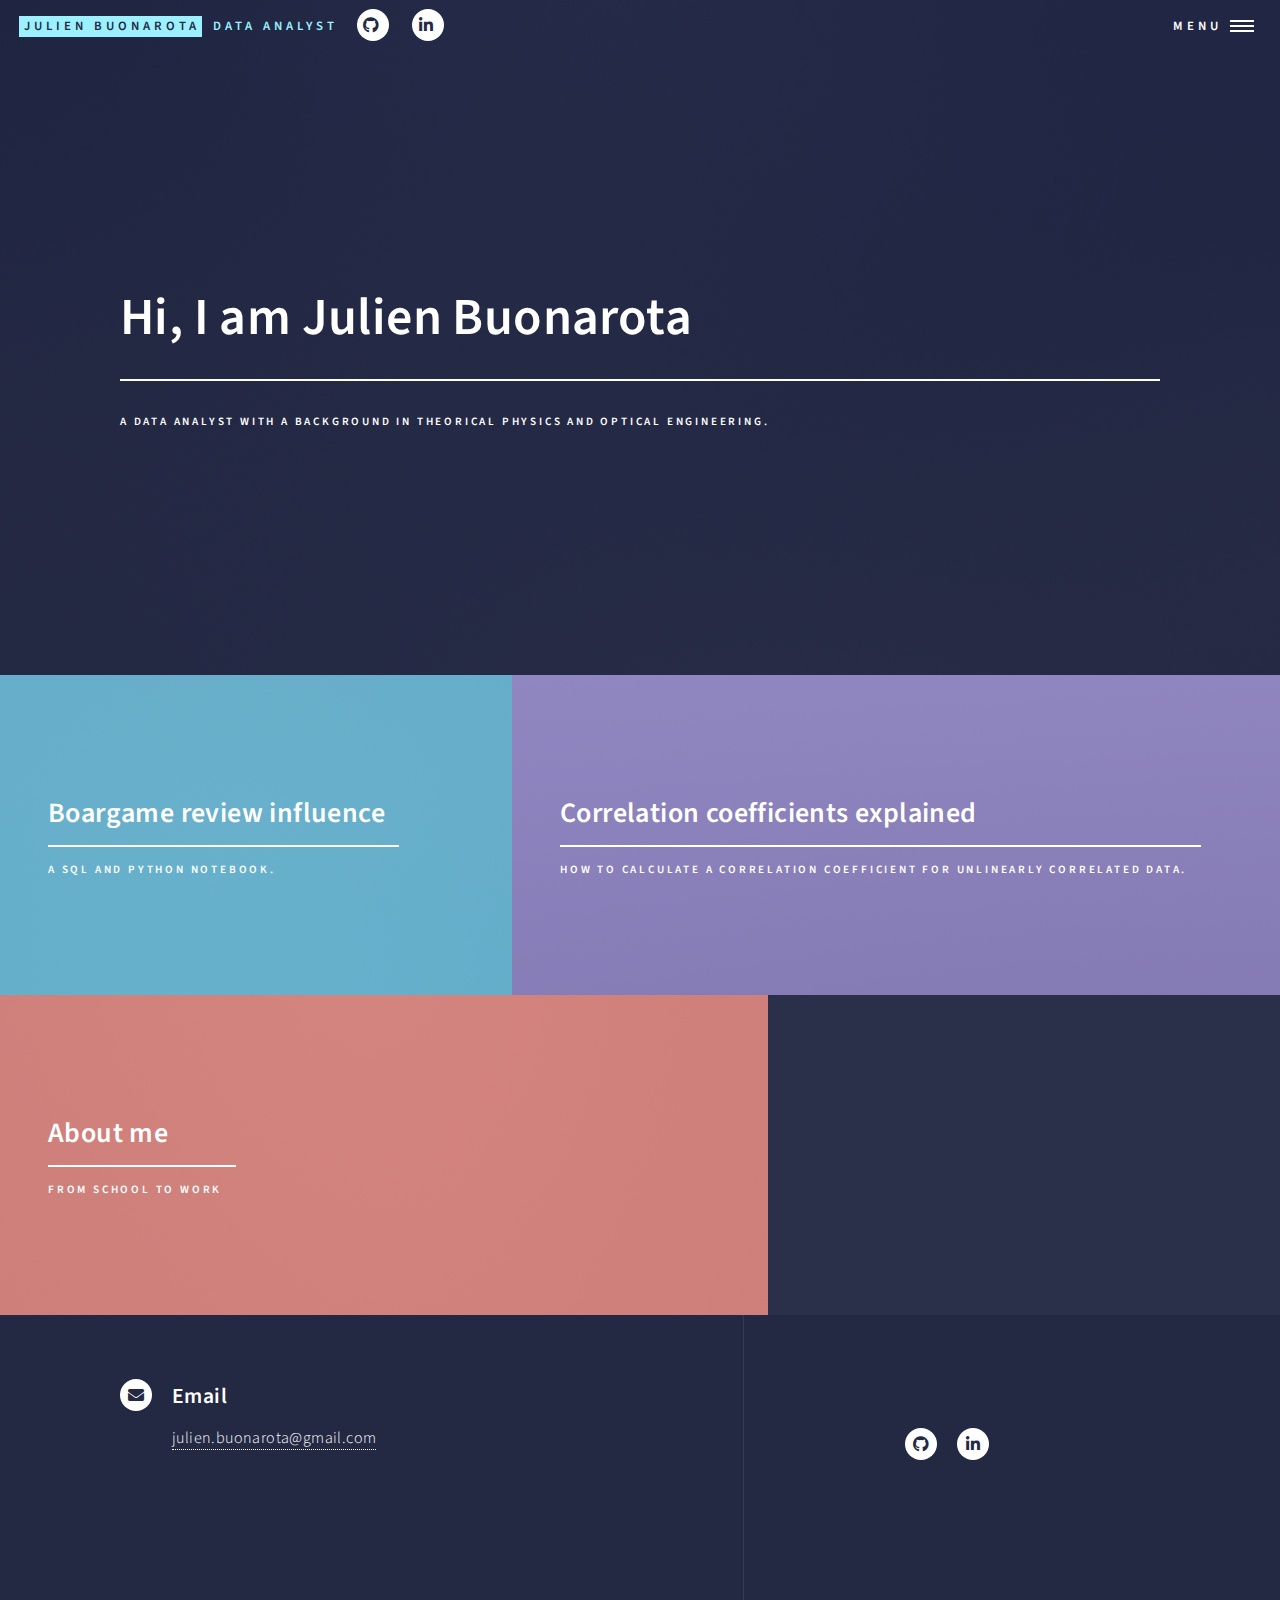
<file: index.html>
<!DOCTYPE HTML>
<!--
	Forty by HTML5 UP
	html5up.net | @ajlkn
	Free for personal and commercial use under the CCA 3.0 license (html5up.net/license)
-->
<html>
	<head>
		<title>Julien B. Data Analyst</title>
		<meta charset="utf-8" />
		<meta name="viewport" content="width=device-width, initial-scale=1, user-scalable=no" />
		<link rel="stylesheet" href="assets/css/main.css" />
		<noscript><link rel="stylesheet" href="assets/css/noscript.css" /></noscript>
	</head>
	<body class="is-preload">

		<!-- Wrapper -->
			<div id="wrapper">

				<!-- Header -->
					<header id="header" class="alt">
						<a href="index.html" class="logo"><strong>Julien Buonarota</strong> <span>Data Analyst</span></a>

						<ul class="icons">
							<li><a href="https://github.com/JulienBuonarota" class="icon brands alt fa-github"><span class="label">GitHub</span></a></li>
							<li><a href="https://www.linkedin.com/in/julien-buonarota-b2a85048/" class="icon brands alt fa-linkedin-in"><span class="label">LinkedIn</span></a></li>
						</ul>
						<nav>
							<a href="#menu">Menu</a>
						</nav>
					</header>

				<!-- Menu -->
				<nav id="menu">
					<ul class="links">
						<li><a href="index.html">Home</a></li>
						<li><a href="about_me.html">About me</a></li>
						<li><a href="correlation_coef.html">Correlation coeffecients</a></li>
					</ul>
				</nav>
					

				<!-- Banner -->
					<section id="banner" class="major">
						<div class="inner">
							<header class="major">
								<h1>Hi, I am Julien Buonarota</h1>
							</header>
							<div class="content">
								<p>A data analyst with a background in theorical physics and optical engineering.</p>
								<!-- <ul class="actions">
									<li><a href="#one" class="button next scrolly">Get Started</a></li>
								</ul> -->
							</div>
						</div>
					</section>

				<!-- Main -->
					<div id="main">

						<!-- One -->
					  <section id="one" class="tiles">
					    <article>
									<span class="image">
										<img src="images/pic06.jpg" alt="" />
									</span>
									<header class="major">
									  <h3><a href="notebook_review_influence.html" class="link">Boargame review influence</a></h3>
									  <p>A SQL and python notebook.</p
									</header>
					    </article>
					    <article>
									<span class="image">
										<img src="images/pic03.jpg" alt="" />
									</span>
									<header class="major">
										<h3><a href="correlation_coef.html" class="link">Correlation coefficients explained</a></h3>
										<p>How to calculate a correlation coefficient for unlinearly correlated data.</p>
									</header>
								</article>
								<!-- <article>
									<span class="image">
										<img src="images/pic01.jpg" alt="" />
									</span>
									<header class="major">
										<h3><a href="landing.html" class="link">Arkose Climbing Gyms</a></h3>
										<p>Data based sutdy of the best climbing gym of the Arkose group.</p>
									</header>
								</article> -->
								<article>
									<span class="image">
										<img src="images/pic02.jpg" alt="" />
									</span>
									<header class="major">
										<h3><a href="about_me.html" class="link">About me</a></h3>
										<p>from school to work</p>
									</header>
								</article>
								
								<!-- <article>
									<span class="image">
										<img src="images/pic04.jpg" alt="" />
									</span>
									<header class="major">
										<h3><a href="landing.html" class="link">Is your coffee well roasted ?</a></h3>
										<p>How to acces the quality of roasted coffee beans with the camera of your phone.</p>
									</header>
								</article> -->
								<!-- <article>
									<span class="image">
										<img src="images/pic05.jpg" alt="" />
									</span>
									<header class="major">
										<h3><a href="landing.html" class="link">Symbolic Regression</a></h3>
										<p>How to use a symbolic regression library with your data.</p>
									</header>
								</article> -->
							</section>

						<!-- Two -->
<!-- 							<section id="two">
								<div class="inner">
									<header class="major">
										<h2>Massa libero</h2>
									</header>
									<p>Nullam et orci eu lorem consequat tincidunt vivamus et sagittis libero. Mauris aliquet magna magna sed nunc rhoncus pharetra. Pellentesque condimentum sem. In efficitur ligula tate urna. Maecenas laoreet massa vel lacinia pellentesque lorem ipsum dolor. Nullam et orci eu lorem consequat tincidunt. Vivamus et sagittis libero. Mauris aliquet magna magna sed nunc rhoncus amet pharetra et feugiat tempus.</p>
									<ul class="actions">
										<li><a href="landing.html" class="button next">Get Started</a></li>
									</ul>
								</div>
							</section> -->

					</div>

				<!-- Contact -->
					<section id="contact">
						<div class="inner">
							<!-- <section class="split"> -->
								<section>
									<div class="contact-method">
										<span class="icon solid alt fa-envelope"></span>
										<h3>Email</h3>
										<a>julien.buonarota@gmail.com</a>
										
									</div>
								</section>
								<section>
									<div style="display:block; padding: 3cm;">
										<ul class="icons" >
											<li><a href="https://github.com/JulienBuonarota" class="icon brands alt fa-github"><span class="label">GitHub</span></a></li>
											<li><a href="https://www.linkedin.com/in/julien-buonarota-b2a85048/" class="icon brands alt fa-linkedin-in"><span class="label">LinkedIn</span></a></li>
										</ul>
									</div>
								</section>
							<!-- </section> -->
						</div>
					</section>


			</div>

		<!-- Scripts -->
			<script src="assets/js/jquery.min.js"></script>
			<script src="assets/js/jquery.scrolly.min.js"></script>
			<script src="assets/js/jquery.scrollex.min.js"></script>
			<script src="assets/js/browser.min.js"></script>
			<script src="assets/js/breakpoints.min.js"></script>
			<script src="assets/js/util.js"></script>
			<script src="assets/js/main.js"></script>

	</body>
</html>
</file>
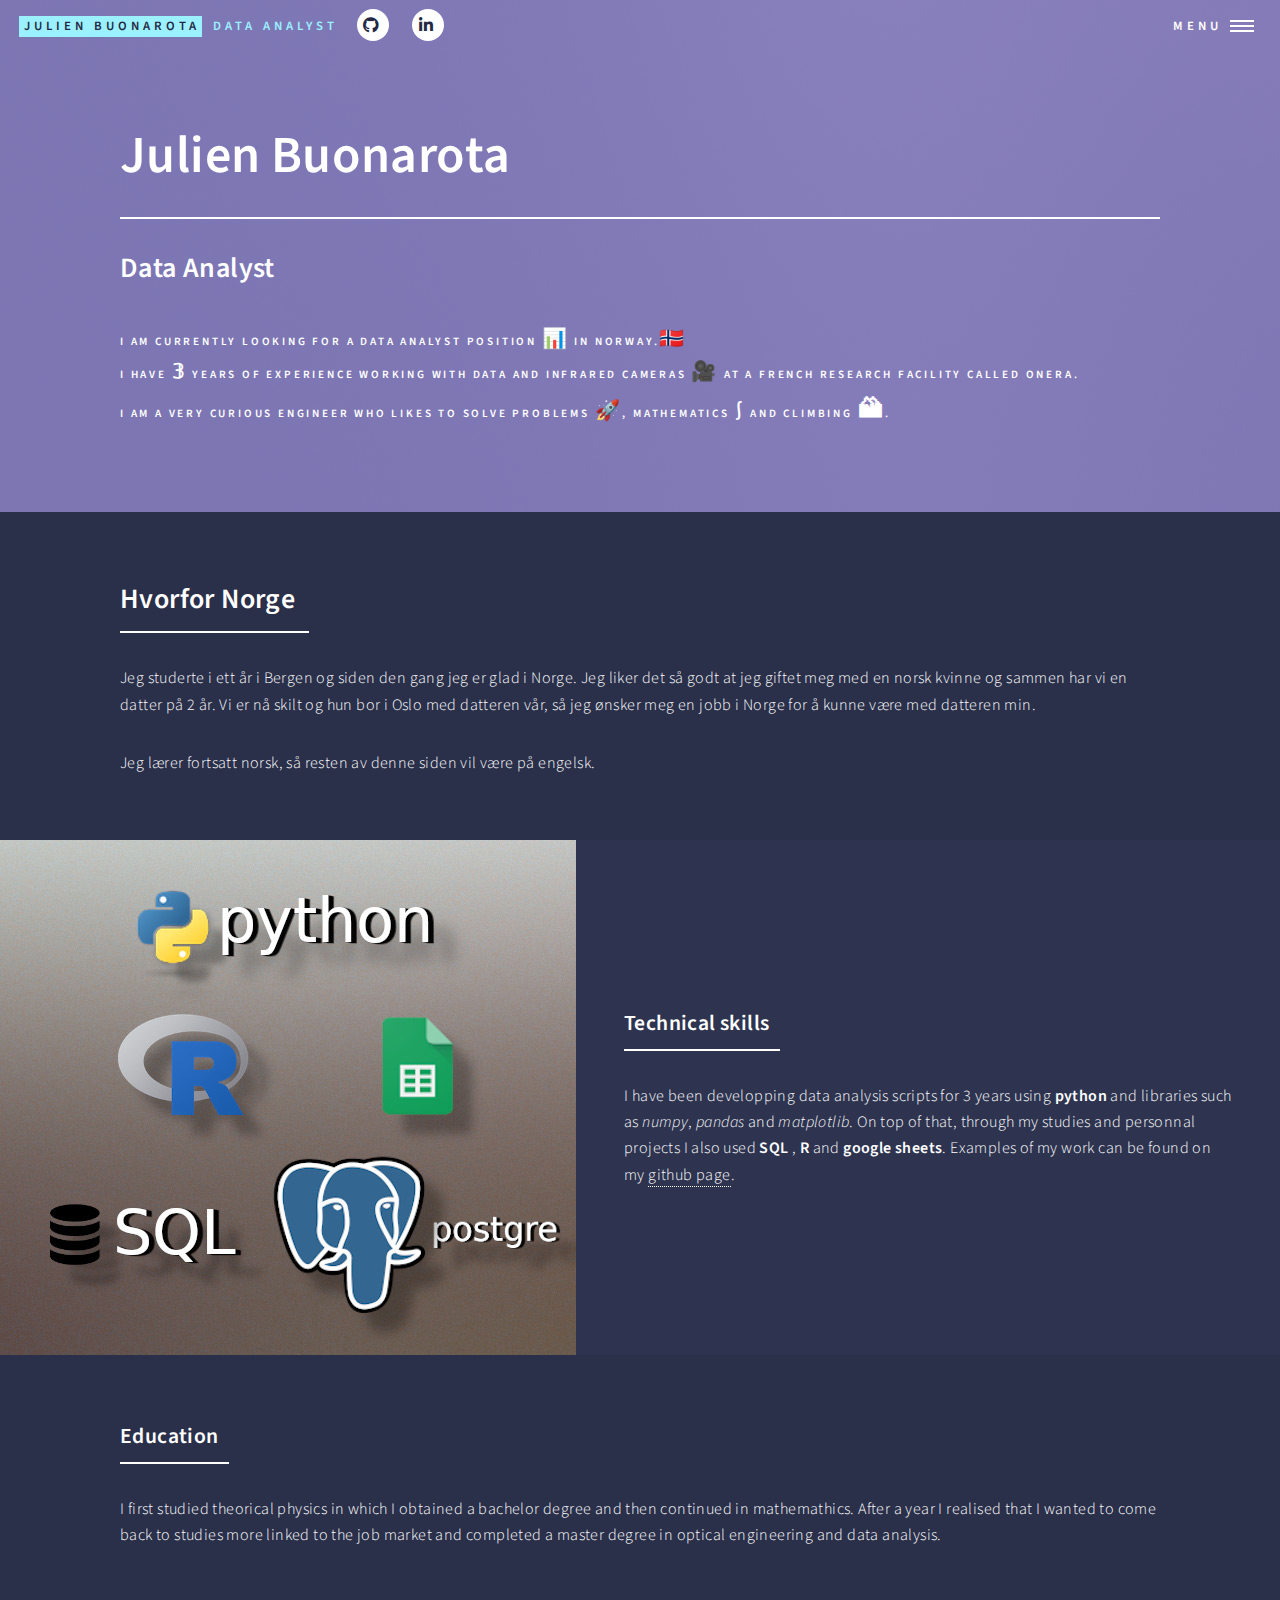
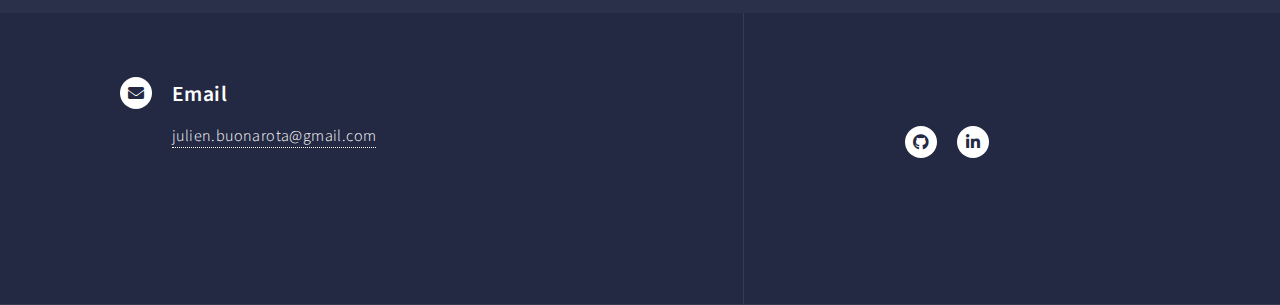
<file: about_me.html>
<!DOCTYPE HTML>
<!--
	Forty by HTML5 UP
	html5up.net | @ajlkn
	Free for personal and commercial use under the CCA 3.0 license (html5up.net/license)
-->
<html>
	<head>
		<title>Julien B. Data Analyst</title>
		<meta charset="utf-8" />
		<meta name="viewport" content="width=device-width, initial-scale=1, user-scalable=no" />
		<link rel="stylesheet" href="assets/css/main.css" />
		<noscript><link rel="stylesheet" href="assets/css/noscript.css" /></noscript>
	</head>
	<body class="is-preload">

		<!-- Wrapper -->
			<div id="wrapper">

				<!-- Header -->
				<!-- Note: The "styleN" class below should match that of the banner element. -->
				<header id="header" class="alt">
					<a href="index.html" class="logo"><strong>Julien Buonarota</strong> <span>Data Analyst</span></a>

					<ul class="icons">
						<li><a href="https://github.com/JulienBuonarota" class="icon brands alt fa-github"><span class="label">GitHub</span></a></li>
						<li><a href="https://www.linkedin.com/in/julien-buonarota-b2a85048/" class="icon brands alt fa-linkedin-in"><span class="label">LinkedIn</span></a></li>
					</ul>
					<nav>
						<a href="#menu">Menu</a>
					</nav>
				</header>

				<!-- Menu -->
				<nav id="menu">
					<ul class="links">
						<li><a href="index.html">Home</a></li>
						<li><a href="about_me.html">About me</a></li>
						<li><a href="correlation_coef.html">Correlation coeffecients</a></li>
					</ul>
				</nav>

				<!-- Banner -->
				<!-- Note: The "styleN" class below should match that of the header element. -->
					<section id="banner" class="style2">
						<div class="inner">
							<span class="image">
								<img src="images/pic07.jpg" alt="" />
							</span>
							<header class="major">
								<h1>Julien Buonarota</h1>
								<h2>Data Analyst</h2>
							</header>
							<div class="content">
								<p>I am currently looking for a Data Analyst position <span style='font-size:20px;'>&#128202;</span>
									in Norway.<span style='font-size:20px;'>🇳🇴</span> <br>
								I have <span style='font-size:20px;'>𝟛</span> years of experience working
									with data and infrared cameras <span style='font-size:20px;'>&#127909;</span> at a french research facility called ONERA.<br>
								I am a very curious engineer who likes to solve
									problems <span style='font-size:20px;'>&#128640;</span>, 
									mathematics <span style='font-size:20px;'>&#8747;</span> 
									and climbing <span style='font-size:25px;'>&#127956;</span>.
								
							</div>
						</div>
					</section>

				<!-- Main -->
					<div id="main">

						<!-- One -->
							<section id="one">
								<div class="inner">
									<header class="major">
										<h2>Hvorfor Norge</h2>
									</header>
									<p> Jeg studerte i ett år i Bergen og siden den gang jeg er glad i Norge.
										Jeg liker det så godt at jeg giftet meg med en norsk kvinne og sammen har vi en datter på 2 år.
										Vi er nå skilt og hun bor i Oslo med datteren vår, så jeg ønsker meg en jobb i Norge for å kunne være med datteren min.
									</p>
									<p>Jeg lærer fortsatt norsk, så resten av denne siden vil være på engelsk.</p>
								</div>
							</section>

						<!-- Two -->
							<section id="two" class="spotlights">
								<section>
									<!-- <a href="generic.html" class="image"> -->
										<img src="images/icons.jpg" alt="" data-position="center center" />
									<!-- </a> -->
									<div class="content">
										<div class="inner">
											<header class="major">
												<h3>Technical skills</h3>
											</header>
											<p>I have been developping data analysis scripts for 3 years using <b>python</b> and libraries such as <i>numpy</i>, 
												<i>pandas</i> and <i>matplotlib</i>. On top of that, through my studies and personnal projects I also used <b>SQL</b>
											    , <b>R</b> and <b>google sheets</b>. Examples of my work can be found on my 
												<a href="https://github.com/JulienBuonarota">github page</a>.
											<!-- <ul class="actions">
												<li><a href="generic.html" class="button">Learn more</a></li>
											</ul> -->
										</div>
									</div>
								</section>
							</section>
								<section>
									<!-- <a href="generic.html" class="image"> -->
										<!-- <img src="images/pic09.jpg" alt="" data-position="top center" /> -->
									<!-- </a> -->
									<!-- <div class="content"> -->
										<div class="inner">
											<header class="major">
												<h3>Education</h3>
											</header>
											<p>
												I first studied theorical physics in which I obtained a bachelor degree and then continued in mathemathics. 
												After a year I realised that I wanted to come back to studies more linked to the job market and completed
												a master degree in optical engineering and data analysis.
											</p>
											<!-- <ul class="actions">
												<li><a href="generic.html" class="button">Learn more</a></li>
											</ul> -->
										</div>
									<!-- </div> -->
								</section>
								
							</section>

	

					</div>

				<!-- Contact -->
				<section id="contact">
					<div class="inner">
						<!-- <section class="split"> -->
							<section>
								<div class="contact-method">
									<span class="icon solid alt fa-envelope"></span>
									<h3>Email</h3>
									<a>julien.buonarota@gmail.com</a>
									
								</div>
							</section>
							<section>
								<div style="display:block; padding: 3cm;">
									<ul class="icons" >
										<li><a href="https://github.com/JulienBuonarota" class="icon brands alt fa-github"><span class="label">GitHub</span></a></li>
										<li><a href="https://www.linkedin.com/in/julien-buonarota-b2a85048/" class="icon brands alt fa-linkedin-in"><span class="label">LinkedIn</span></a></li>
									</ul>
								</div>
							</section>
						<!-- </section> -->
					</div>
				</section>

			</div>

		<!-- Scripts -->
			<script src="assets/js/jquery.min.js"></script>
			<script src="assets/js/jquery.scrolly.min.js"></script>
			<script src="assets/js/jquery.scrollex.min.js"></script>
			<script src="assets/js/browser.min.js"></script>
			<script src="assets/js/breakpoints.min.js"></script>
			<script src="assets/js/util.js"></script>
			<script src="assets/js/main.js"></script>

	</body>
</html>
</file>
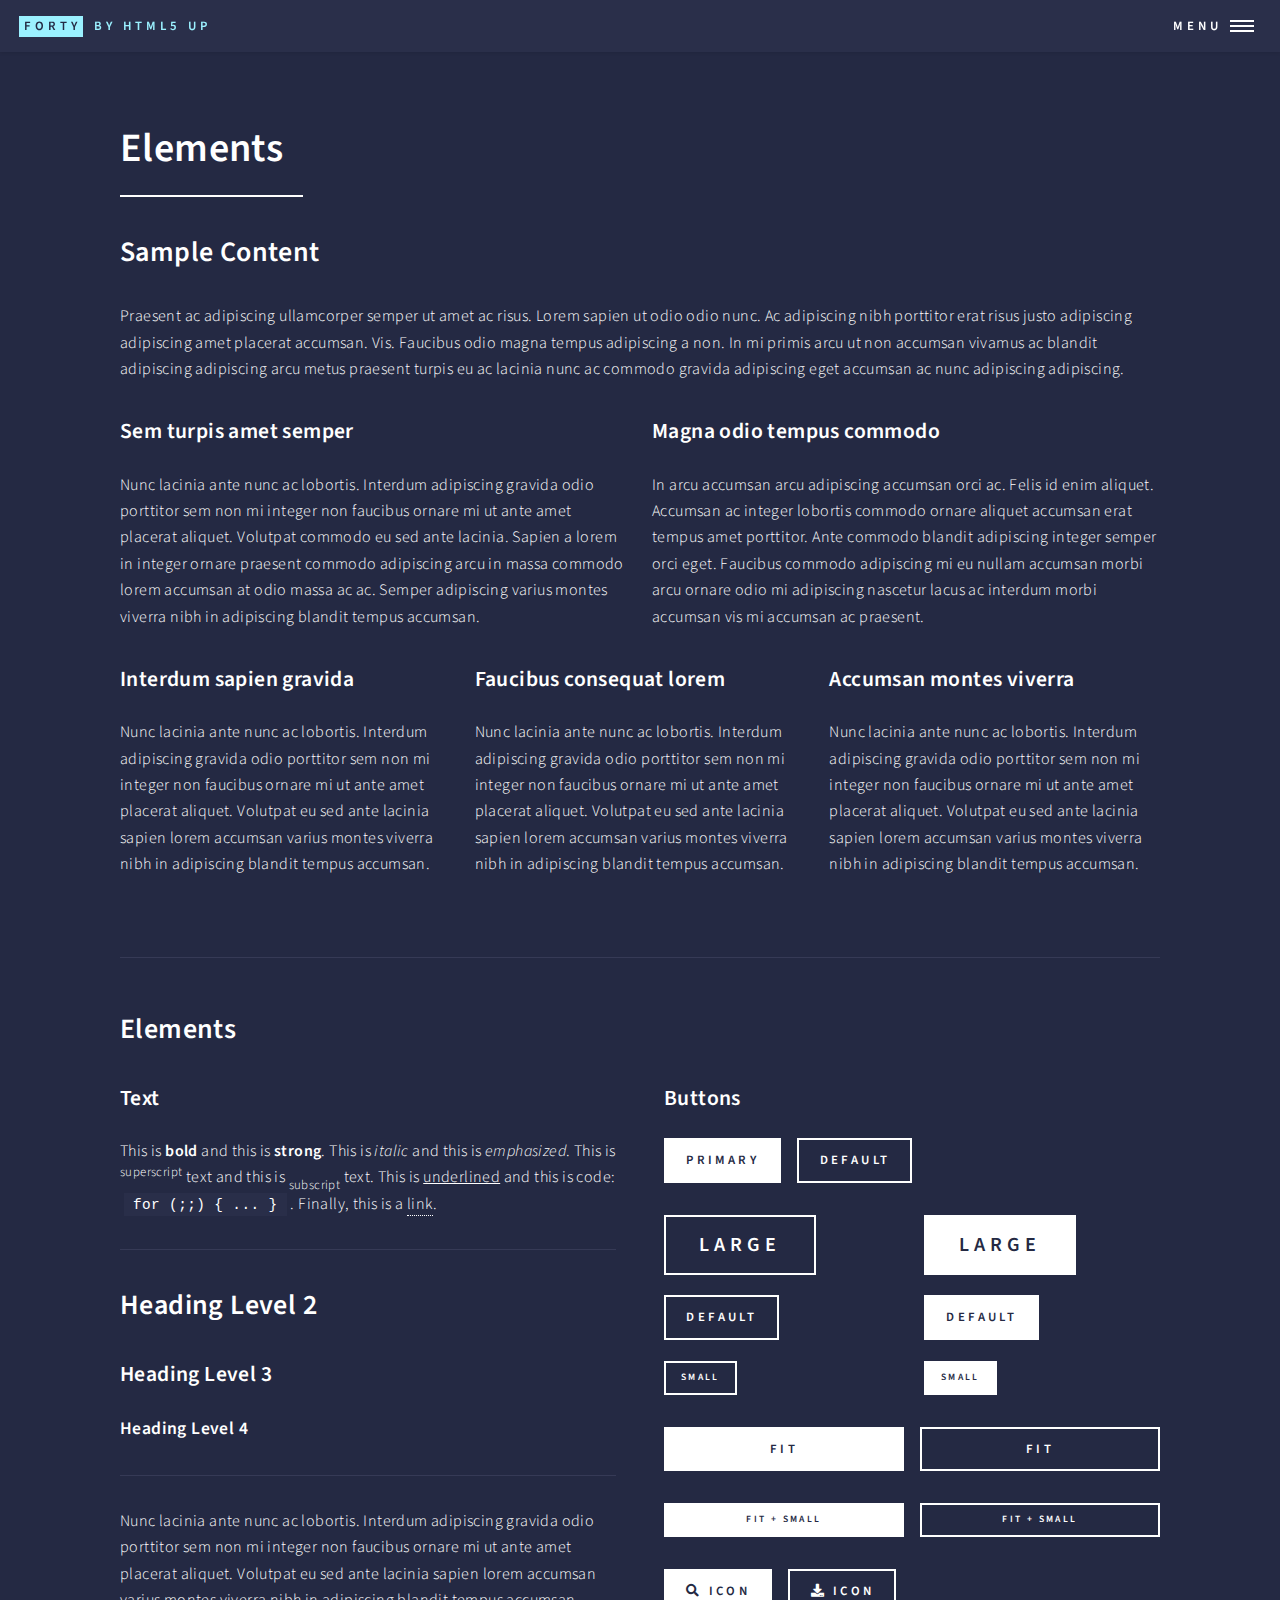
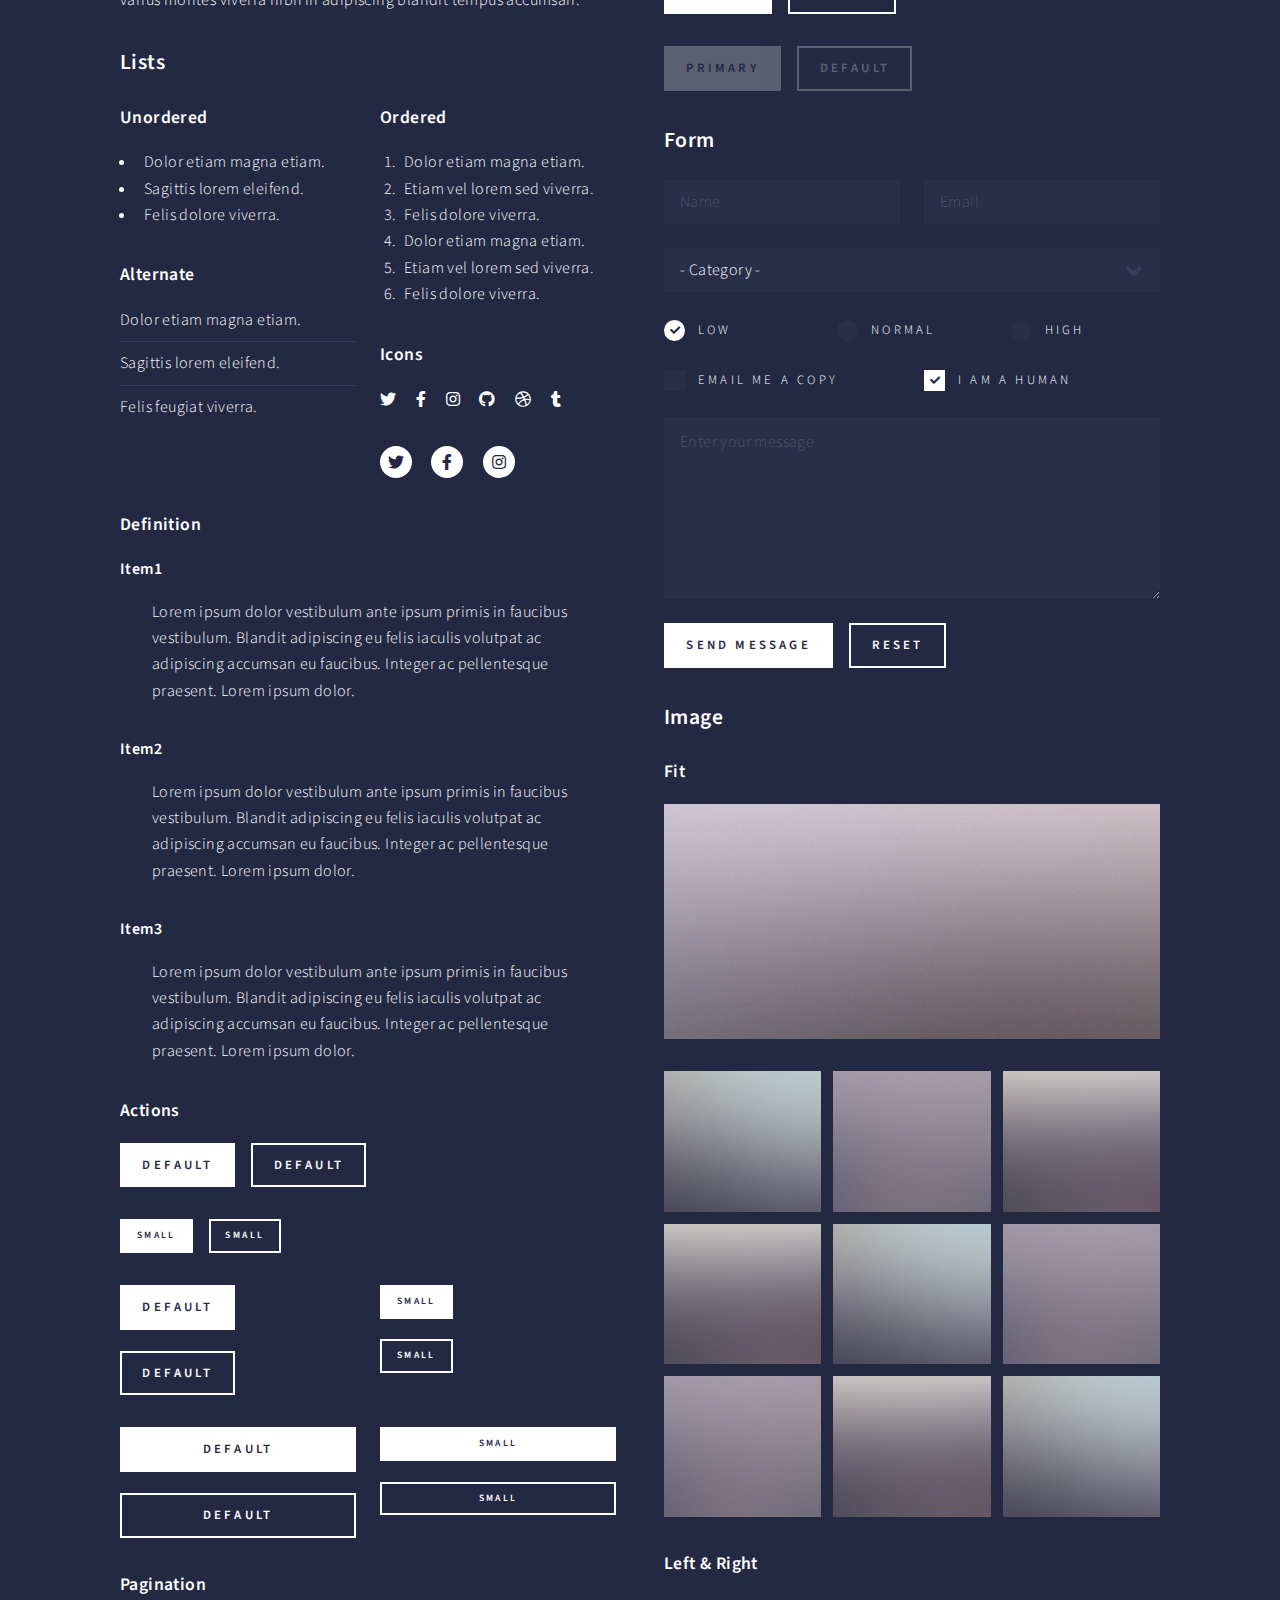
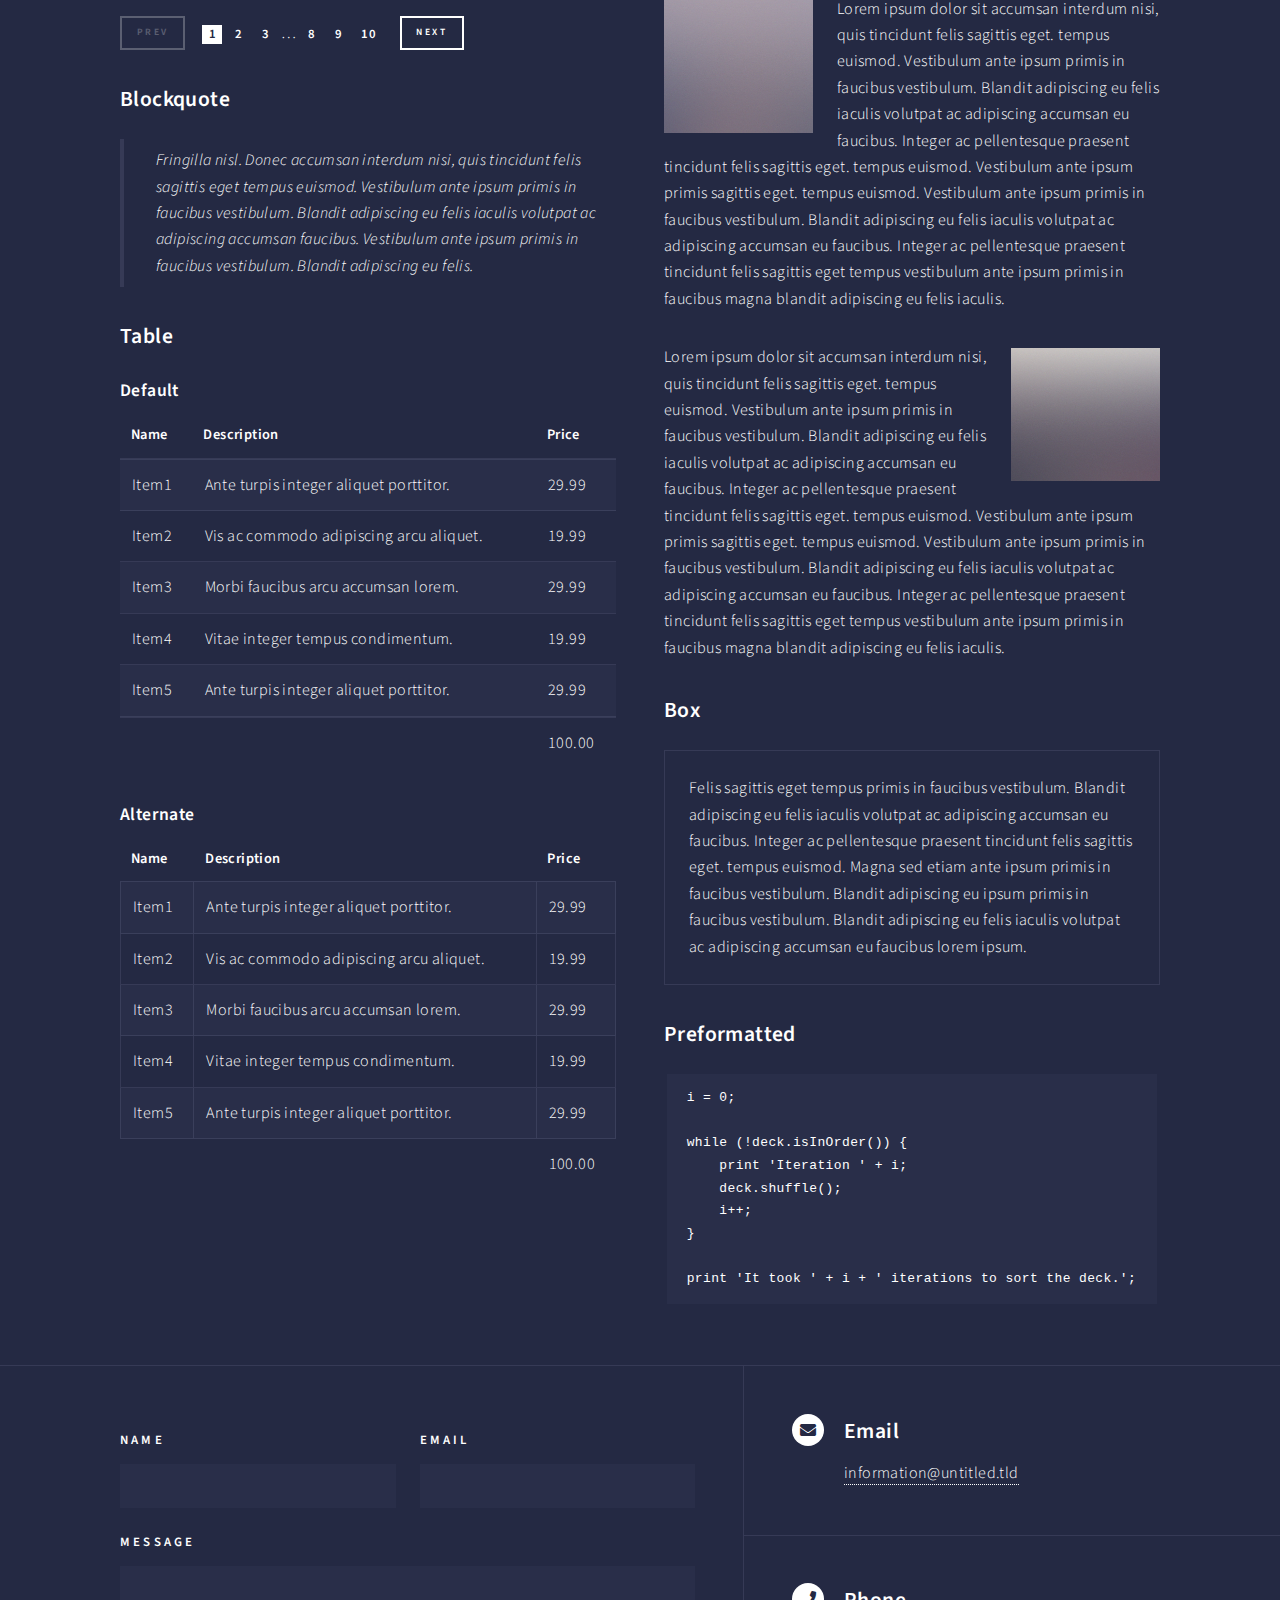
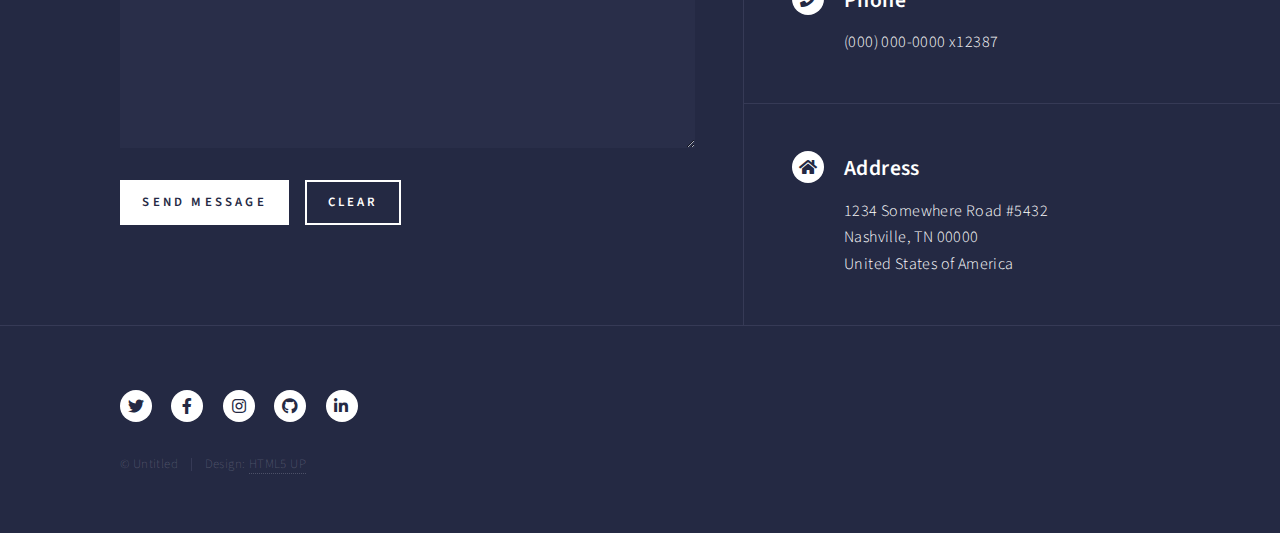
<file: elements.html>
<!DOCTYPE HTML>
<!--
	Forty by HTML5 UP
	html5up.net | @ajlkn
	Free for personal and commercial use under the CCA 3.0 license (html5up.net/license)
-->
<html>
	<head>
		<title>Elements - Forty by HTML5 UP</title>
		<meta charset="utf-8" />
		<meta name="viewport" content="width=device-width, initial-scale=1, user-scalable=no" />
		<link rel="stylesheet" href="assets/css/main.css" />
		<noscript><link rel="stylesheet" href="assets/css/noscript.css" /></noscript>
	</head>
	<body class="is-preload">

		<!-- Wrapper -->
			<div id="wrapper">

				<!-- Header -->
					<header id="header">
						<a href="index.html" class="logo"><strong>Forty</strong> <span>by HTML5 UP</span></a>
						<nav>
							<a href="#menu">Menu</a>
						</nav>
					</header>

				<!-- Menu -->
					<nav id="menu">
						<ul class="links">
							<li><a href="index.html">Home</a></li>
							<li><a href="landing.html">Landing</a></li>
							<li><a href="generic.html">Generic</a></li>
							<li><a href="elements.html">Elements</a></li>
						</ul>
						<ul class="actions stacked">
							<li><a href="#" class="button primary fit">Get Started</a></li>
						</ul>
					</nav>

				<!-- Main -->
					<div id="main" class="alt">

						<!-- One -->
							<section id="one">
								<div class="inner">
									<header class="major">
										<h1>Elements</h1>
									</header>

									<!-- Content -->
										<h2 id="content">Sample Content</h2>
										<p>Praesent ac adipiscing ullamcorper semper ut amet ac risus. Lorem sapien ut odio odio nunc. Ac adipiscing nibh porttitor erat risus justo adipiscing adipiscing amet placerat accumsan. Vis. Faucibus odio magna tempus adipiscing a non. In mi primis arcu ut non accumsan vivamus ac blandit adipiscing adipiscing arcu metus praesent turpis eu ac lacinia nunc ac commodo gravida adipiscing eget accumsan ac nunc adipiscing adipiscing.</p>
										<div class="row">
											<div class="col-6 col-12-small">
												<h3>Sem turpis amet semper</h3>
												<p>Nunc lacinia ante nunc ac lobortis. Interdum adipiscing gravida odio porttitor sem non mi integer non faucibus ornare mi ut ante amet placerat aliquet. Volutpat commodo eu sed ante lacinia. Sapien a lorem in integer ornare praesent commodo adipiscing arcu in massa commodo lorem accumsan at odio massa ac ac. Semper adipiscing varius montes viverra nibh in adipiscing blandit tempus accumsan.</p>
											</div>
											<div class="col-6 col-12-small">
												<h3>Magna odio tempus commodo</h3>
												<p>In arcu accumsan arcu adipiscing accumsan orci ac. Felis id enim aliquet. Accumsan ac integer lobortis commodo ornare aliquet accumsan erat tempus amet porttitor. Ante commodo blandit adipiscing integer semper orci eget. Faucibus commodo adipiscing mi eu nullam accumsan morbi arcu ornare odio mi adipiscing nascetur lacus ac interdum morbi accumsan vis mi accumsan ac praesent.</p>
											</div>
											<!-- Break -->
											<div class="col-4 col-12-medium">
												<h3>Interdum sapien gravida</h3>
												<p>Nunc lacinia ante nunc ac lobortis. Interdum adipiscing gravida odio porttitor sem non mi integer non faucibus ornare mi ut ante amet placerat aliquet. Volutpat eu sed ante lacinia sapien lorem accumsan varius montes viverra nibh in adipiscing blandit tempus accumsan.</p>
											</div>
											<div class="col-4 col-12-medium">
												<h3>Faucibus consequat lorem</h3>
												<p>Nunc lacinia ante nunc ac lobortis. Interdum adipiscing gravida odio porttitor sem non mi integer non faucibus ornare mi ut ante amet placerat aliquet. Volutpat eu sed ante lacinia sapien lorem accumsan varius montes viverra nibh in adipiscing blandit tempus accumsan.</p>
											</div>
											<div class="col-4 col-12-medium">
												<h3>Accumsan montes viverra</h3>
												<p>Nunc lacinia ante nunc ac lobortis. Interdum adipiscing gravida odio porttitor sem non mi integer non faucibus ornare mi ut ante amet placerat aliquet. Volutpat eu sed ante lacinia sapien lorem accumsan varius montes viverra nibh in adipiscing blandit tempus accumsan.</p>
											</div>
										</div>

									<hr class="major" />

									<!-- Elements -->
										<h2 id="elements">Elements</h2>
										<div class="row gtr-200">
											<div class="col-6 col-12-medium">

												<!-- Text stuff -->
													<h3>Text</h3>
													<p>This is <b>bold</b> and this is <strong>strong</strong>. This is <i>italic</i> and this is <em>emphasized</em>.
													This is <sup>superscript</sup> text and this is <sub>subscript</sub> text.
													This is <u>underlined</u> and this is code: <code>for (;;) { ... }</code>.
													Finally, this is a <a href="#">link</a>.</p>
													<hr />
													<h2>Heading Level 2</h2>
													<h3>Heading Level 3</h3>
													<h4>Heading Level 4</h4>
													<hr />
													<p>Nunc lacinia ante nunc ac lobortis. Interdum adipiscing gravida odio porttitor sem non mi integer non faucibus ornare mi ut ante amet placerat aliquet. Volutpat eu sed ante lacinia sapien lorem accumsan varius montes viverra nibh in adipiscing blandit tempus accumsan.</p>

												<!-- Lists -->
													<h3>Lists</h3>
													<div class="row">
														<div class="col-6 col-12-small">

															<h4>Unordered</h4>
															<ul>
																<li>Dolor etiam magna etiam.</li>
																<li>Sagittis lorem eleifend.</li>
																<li>Felis dolore viverra.</li>
															</ul>

															<h4>Alternate</h4>
															<ul class="alt">
																<li>Dolor etiam magna etiam.</li>
																<li>Sagittis lorem eleifend.</li>
																<li>Felis feugiat viverra.</li>
															</ul>

														</div>
														<div class="col-6 col-12-small">

															<h4>Ordered</h4>
															<ol>
																<li>Dolor etiam magna etiam.</li>
																<li>Etiam vel lorem sed viverra.</li>
																<li>Felis dolore viverra.</li>
																<li>Dolor etiam magna etiam.</li>
																<li>Etiam vel lorem sed viverra.</li>
																<li>Felis dolore viverra.</li>
															</ol>

															<h4>Icons</h4>
															<ul class="icons">
																<li><a href="#" class="icon brands fa-twitter"><span class="label">Twitter</span></a></li>
																<li><a href="#" class="icon brands fa-facebook-f"><span class="label">Facebook</span></a></li>
																<li><a href="#" class="icon brands fa-instagram"><span class="label">Instagram</span></a></li>
																<li><a href="#" class="icon brands fa-github"><span class="label">Github</span></a></li>
																<li><a href="#" class="icon brands fa-dribbble"><span class="label">Dribbble</span></a></li>
																<li><a href="#" class="icon brands fa-tumblr"><span class="label">Tumblr</span></a></li>
															</ul>
															<ul class="icons">
																<li><a href="#" class="icon brands alt fa-twitter"><span class="label">Twitter</span></a></li>
																<li><a href="#" class="icon brands alt fa-facebook-f"><span class="label">Facebook</span></a></li>
																<li><a href="#" class="icon brands alt fa-instagram"><span class="label">Instagram</span></a></li>
															</ul>

														</div>
													</div>
													<h4>Definition</h4>
													<dl>
														<dt>Item1</dt>
														<dd>
															<p>Lorem ipsum dolor vestibulum ante ipsum primis in faucibus vestibulum. Blandit adipiscing eu felis iaculis volutpat ac adipiscing accumsan eu faucibus. Integer ac pellentesque praesent. Lorem ipsum dolor.</p>
														</dd>
														<dt>Item2</dt>
														<dd>
															<p>Lorem ipsum dolor vestibulum ante ipsum primis in faucibus vestibulum. Blandit adipiscing eu felis iaculis volutpat ac adipiscing accumsan eu faucibus. Integer ac pellentesque praesent. Lorem ipsum dolor.</p>
														</dd>
														<dt>Item3</dt>
														<dd>
															<p>Lorem ipsum dolor vestibulum ante ipsum primis in faucibus vestibulum. Blandit adipiscing eu felis iaculis volutpat ac adipiscing accumsan eu faucibus. Integer ac pellentesque praesent. Lorem ipsum dolor.</p>
														</dd>
													</dl>

													<h4>Actions</h4>
													<ul class="actions">
														<li><a href="#" class="button primary">Default</a></li>
														<li><a href="#" class="button">Default</a></li>
													</ul>
													<ul class="actions small">
														<li><a href="#" class="button primary small">Small</a></li>
														<li><a href="#" class="button small">Small</a></li>
													</ul>
													<div class="row">
														<div class="col-6 col-12-small">
															<ul class="actions stacked">
																<li><a href="#" class="button primary">Default</a></li>
																<li><a href="#" class="button">Default</a></li>
															</ul>
														</div>
														<div class="col-6 col-12-small">
															<ul class="actions stacked">
																<li><a href="#" class="button primary small">Small</a></li>
																<li><a href="#" class="button small">Small</a></li>
															</ul>
														</div>
														<div class="col-6 col-12-small">
															<ul class="actions stacked">
																<li><a href="#" class="button primary fit">Default</a></li>
																<li><a href="#" class="button fit">Default</a></li>
															</ul>
														</div>
														<div class="col-6 col-12-small">
															<ul class="actions stacked">
																<li><a href="#" class="button primary small fit">Small</a></li>
																<li><a href="#" class="button small fit">Small</a></li>
															</ul>
														</div>
													</div>

													<h4>Pagination</h4>
													<ul class="pagination">
														<li><span class="button small disabled">Prev</span></li>
														<li><a href="#" class="page active">1</a></li>
														<li><a href="#" class="page">2</a></li>
														<li><a href="#" class="page">3</a></li>
														<li><span>&hellip;</span></li>
														<li><a href="#" class="page">8</a></li>
														<li><a href="#" class="page">9</a></li>
														<li><a href="#" class="page">10</a></li>
														<li><a href="#" class="button small">Next</a></li>
													</ul>

												<!-- Blockquote -->
													<h3>Blockquote</h3>
													<blockquote>Fringilla nisl. Donec accumsan interdum nisi, quis tincidunt felis sagittis eget tempus euismod. Vestibulum ante ipsum primis in faucibus vestibulum. Blandit adipiscing eu felis iaculis volutpat ac adipiscing accumsan faucibus. Vestibulum ante ipsum primis in faucibus vestibulum. Blandit adipiscing eu felis.</blockquote>

												<!-- Table -->
													<h3>Table</h3>

													<h4>Default</h4>
													<div class="table-wrapper">
														<table>
															<thead>
																<tr>
																	<th>Name</th>
																	<th>Description</th>
																	<th>Price</th>
																</tr>
															</thead>
															<tbody>
																<tr>
																	<td>Item1</td>
																	<td>Ante turpis integer aliquet porttitor.</td>
																	<td>29.99</td>
																</tr>
																<tr>
																	<td>Item2</td>
																	<td>Vis ac commodo adipiscing arcu aliquet.</td>
																	<td>19.99</td>
																</tr>
																<tr>
																	<td>Item3</td>
																	<td> Morbi faucibus arcu accumsan lorem.</td>
																	<td>29.99</td>
																</tr>
																<tr>
																	<td>Item4</td>
																	<td>Vitae integer tempus condimentum.</td>
																	<td>19.99</td>
																</tr>
																<tr>
																	<td>Item5</td>
																	<td>Ante turpis integer aliquet porttitor.</td>
																	<td>29.99</td>
																</tr>
															</tbody>
															<tfoot>
																<tr>
																	<td colspan="2"></td>
																	<td>100.00</td>
																</tr>
															</tfoot>
														</table>
													</div>

													<h4>Alternate</h4>
													<div class="table-wrapper">
														<table class="alt">
															<thead>
																<tr>
																	<th>Name</th>
																	<th>Description</th>
																	<th>Price</th>
																</tr>
															</thead>
															<tbody>
																<tr>
																	<td>Item1</td>
																	<td>Ante turpis integer aliquet porttitor.</td>
																	<td>29.99</td>
																</tr>
																<tr>
																	<td>Item2</td>
																	<td>Vis ac commodo adipiscing arcu aliquet.</td>
																	<td>19.99</td>
																</tr>
																<tr>
																	<td>Item3</td>
																	<td> Morbi faucibus arcu accumsan lorem.</td>
																	<td>29.99</td>
																</tr>
																<tr>
																	<td>Item4</td>
																	<td>Vitae integer tempus condimentum.</td>
																	<td>19.99</td>
																</tr>
																<tr>
																	<td>Item5</td>
																	<td>Ante turpis integer aliquet porttitor.</td>
																	<td>29.99</td>
																</tr>
															</tbody>
															<tfoot>
																<tr>
																	<td colspan="2"></td>
																	<td>100.00</td>
																</tr>
															</tfoot>
														</table>
													</div>

											</div>
											<div class="col-6 col-12-medium">

												<!-- Buttons -->
													<h3>Buttons</h3>
													<ul class="actions">
														<li><a href="#" class="button primary">Primary</a></li>
														<li><a href="#" class="button">Default</a></li>
													</ul>
													<div class="row">
														<div class="col-6 col-12-xsmall">
															<ul class="actions stacked">
																<li><a href="#" class="button large">Large</a></li>
																<li><a href="#" class="button">Default</a></li>
																<li><a href="#" class="button small">Small</a></li>
															</ul>
														</div>
														<div class="col-6 col-12-xsmall">
															<ul class="actions stacked">
																<li><a href="#" class="button primary large">Large</a></li>
																<li><a href="#" class="button primary">Default</a></li>
																<li><a href="#" class="button primary small">Small</a></li>
															</ul>
														</div>
													</div>
													<ul class="actions fit">
														<li><a href="#" class="button primary fit">Fit</a></li>
														<li><a href="#" class="button fit">Fit</a></li>
													</ul>
													<ul class="actions fit small">
														<li><a href="#" class="button primary fit small">Fit + Small</a></li>
														<li><a href="#" class="button fit small">Fit + Small</a></li>
													</ul>
													<ul class="actions">
														<li><a href="#" class="button primary icon solid fa-search">Icon</a></li>
														<li><a href="#" class="button icon solid fa-download">Icon</a></li>
													</ul>
													<ul class="actions">
														<li><span class="button primary disabled">Primary</span></li>
														<li><span class="button disabled">Default</span></li>
													</ul>

												<!-- Form -->
													<h3>Form</h3>

													<form method="post" action="#">
														<div class="row gtr-uniform">
															<div class="col-6 col-12-xsmall">
																<input type="text" name="demo-name" id="demo-name" value="" placeholder="Name" />
															</div>
															<div class="col-6 col-12-xsmall">
																<input type="email" name="demo-email" id="demo-email" value="" placeholder="Email" />
															</div>
															<!-- Break -->
															<div class="col-12">
																<select name="demo-category" id="demo-category">
																	<option value="">- Category -</option>
																	<option value="1">Manufacturing</option>
																	<option value="1">Shipping</option>
																	<option value="1">Administration</option>
																	<option value="1">Human Resources</option>
																</select>
															</div>
															<!-- Break -->
															<div class="col-4 col-12-small">
																<input type="radio" id="demo-priority-low" name="demo-priority" checked>
																<label for="demo-priority-low">Low</label>
															</div>
															<div class="col-4 col-12-small">
																<input type="radio" id="demo-priority-normal" name="demo-priority">
																<label for="demo-priority-normal">Normal</label>
															</div>
															<div class="col-4 col-12-small">
																<input type="radio" id="demo-priority-high" name="demo-priority">
																<label for="demo-priority-high">High</label>
															</div>
															<!-- Break -->
															<div class="col-6 col-12-small">
																<input type="checkbox" id="demo-copy" name="demo-copy">
																<label for="demo-copy">Email me a copy</label>
															</div>
															<div class="col-6 col-12-small">
																<input type="checkbox" id="demo-human" name="demo-human" checked>
																<label for="demo-human">I am a human</label>
															</div>
															<!-- Break -->
															<div class="col-12">
																<textarea name="demo-message" id="demo-message" placeholder="Enter your message" rows="6"></textarea>
															</div>
															<!-- Break -->
															<div class="col-12">
																<ul class="actions">
																	<li><input type="submit" value="Send Message" class="primary" /></li>
																	<li><input type="reset" value="Reset" /></li>
																</ul>
															</div>
														</div>
													</form>

												<!-- Image -->
													<h3>Image</h3>

													<h4>Fit</h4>
													<span class="image fit"><img src="images/pic03.jpg" alt="" /></span>
													<div class="box alt">
														<div class="row gtr-50 gtr-uniform">
															<div class="col-4"><span class="image fit"><img src="images/pic08.jpg" alt="" /></span></div>
															<div class="col-4"><span class="image fit"><img src="images/pic09.jpg" alt="" /></span></div>
															<div class="col-4"><span class="image fit"><img src="images/pic10.jpg" alt="" /></span></div>
															<!-- Break -->
															<div class="col-4"><span class="image fit"><img src="images/pic10.jpg" alt="" /></span></div>
															<div class="col-4"><span class="image fit"><img src="images/pic08.jpg" alt="" /></span></div>
															<div class="col-4"><span class="image fit"><img src="images/pic09.jpg" alt="" /></span></div>
															<!-- Break -->
															<div class="col-4"><span class="image fit"><img src="images/pic09.jpg" alt="" /></span></div>
															<div class="col-4"><span class="image fit"><img src="images/pic10.jpg" alt="" /></span></div>
															<div class="col-4"><span class="image fit"><img src="images/pic08.jpg" alt="" /></span></div>
														</div>
													</div>

													<h4>Left &amp; Right</h4>
													<p><span class="image left"><img src="images/pic09.jpg" alt="" /></span>Lorem ipsum dolor sit accumsan interdum nisi, quis tincidunt felis sagittis eget. tempus euismod. Vestibulum ante ipsum primis in faucibus vestibulum. Blandit adipiscing eu felis iaculis volutpat ac adipiscing accumsan eu faucibus. Integer ac pellentesque praesent tincidunt felis sagittis eget. tempus euismod. Vestibulum ante ipsum primis sagittis eget. tempus euismod. Vestibulum ante ipsum primis in faucibus vestibulum. Blandit adipiscing eu felis iaculis volutpat ac adipiscing accumsan eu faucibus. Integer ac pellentesque praesent tincidunt felis sagittis eget tempus vestibulum ante ipsum primis in faucibus magna blandit adipiscing eu felis iaculis.</p>
													<p><span class="image right"><img src="images/pic10.jpg" alt="" /></span>Lorem ipsum dolor sit accumsan interdum nisi, quis tincidunt felis sagittis eget. tempus euismod. Vestibulum ante ipsum primis in faucibus vestibulum. Blandit adipiscing eu felis iaculis volutpat ac adipiscing accumsan eu faucibus. Integer ac pellentesque praesent tincidunt felis sagittis eget. tempus euismod. Vestibulum ante ipsum primis sagittis eget. tempus euismod. Vestibulum ante ipsum primis in faucibus vestibulum. Blandit adipiscing eu felis iaculis volutpat ac adipiscing accumsan eu faucibus. Integer ac pellentesque praesent tincidunt felis sagittis eget tempus vestibulum ante ipsum primis in faucibus magna blandit adipiscing eu felis iaculis.</p>

												<!-- Box -->
													<h3>Box</h3>
													<div class="box">
														<p>Felis sagittis eget tempus primis in faucibus vestibulum. Blandit adipiscing eu felis iaculis volutpat ac adipiscing accumsan eu faucibus. Integer ac pellentesque praesent tincidunt felis sagittis eget. tempus euismod. Magna sed etiam ante ipsum primis in faucibus vestibulum. Blandit adipiscing eu ipsum primis in faucibus vestibulum. Blandit adipiscing eu felis iaculis volutpat ac adipiscing accumsan eu faucibus lorem ipsum.</p>
													</div>

												<!-- Preformatted Code -->
													<h3>Preformatted</h3>
													<pre><code>i = 0;

while (!deck.isInOrder()) {
    print 'Iteration ' + i;
    deck.shuffle();
    i++;
}

print 'It took ' + i + ' iterations to sort the deck.';
</code></pre>

											</div>
										</div>

								</div>
							</section>

					</div>

				<!-- Contact -->
					<section id="contact">
						<div class="inner">
							<section>
								<form method="post" action="#">
									<div class="fields">
										<div class="field half">
											<label for="name">Name</label>
											<input type="text" name="name" id="name" />
										</div>
										<div class="field half">
											<label for="email">Email</label>
											<input type="text" name="email" id="email" />
										</div>
										<div class="field">
											<label for="message">Message</label>
											<textarea name="message" id="message" rows="6"></textarea>
										</div>
									</div>
									<ul class="actions">
										<li><input type="submit" value="Send Message" class="primary" /></li>
										<li><input type="reset" value="Clear" /></li>
									</ul>
								</form>
							</section>
							<section class="split">
								<section>
									<div class="contact-method">
										<span class="icon solid alt fa-envelope"></span>
										<h3>Email</h3>
										<a href="#">information@untitled.tld</a>
									</div>
								</section>
								<section>
									<div class="contact-method">
										<span class="icon solid alt fa-phone"></span>
										<h3>Phone</h3>
										<span>(000) 000-0000 x12387</span>
									</div>
								</section>
								<section>
									<div class="contact-method">
										<span class="icon solid alt fa-home"></span>
										<h3>Address</h3>
										<span>1234 Somewhere Road #5432<br />
										Nashville, TN 00000<br />
										United States of America</span>
									</div>
								</section>
							</section>
						</div>
					</section>

				<!-- Footer -->
					<footer id="footer">
						<div class="inner">
							<ul class="icons">
								<li><a href="#" class="icon brands alt fa-twitter"><span class="label">Twitter</span></a></li>
								<li><a href="#" class="icon brands alt fa-facebook-f"><span class="label">Facebook</span></a></li>
								<li><a href="#" class="icon brands alt fa-instagram"><span class="label">Instagram</span></a></li>
								<li><a href="#" class="icon brands alt fa-github"><span class="label">GitHub</span></a></li>
								<li><a href="#" class="icon brands alt fa-linkedin-in"><span class="label">LinkedIn</span></a></li>
							</ul>
							<ul class="copyright">
								<li>&copy; Untitled</li><li>Design: <a href="https://html5up.net">HTML5 UP</a></li>
							</ul>
						</div>
					</footer>

			</div>

		<!-- Scripts -->
			<script src="assets/js/jquery.min.js"></script>
			<script src="assets/js/jquery.scrolly.min.js"></script>
			<script src="assets/js/jquery.scrollex.min.js"></script>
			<script src="assets/js/browser.min.js"></script>
			<script src="assets/js/breakpoints.min.js"></script>
			<script src="assets/js/util.js"></script>
			<script src="assets/js/main.js"></script>

	</body>
</html>
</file>
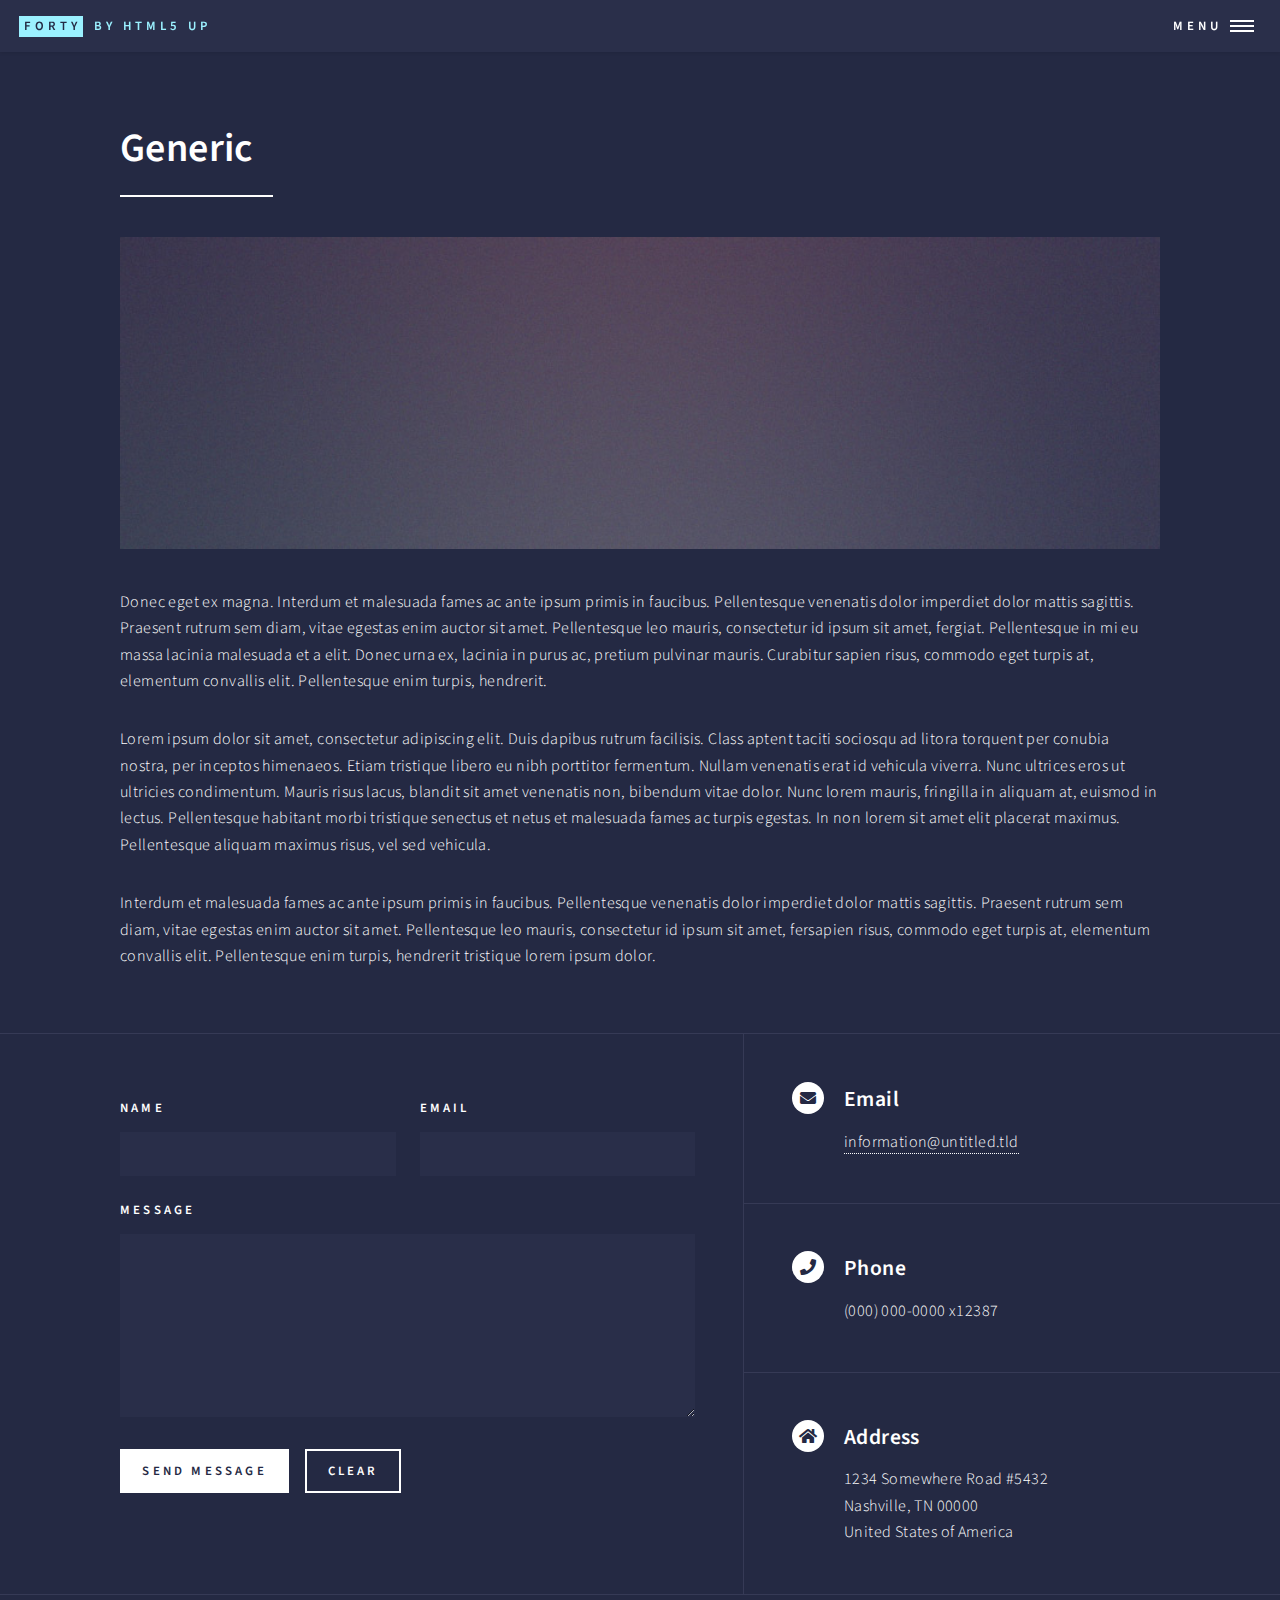
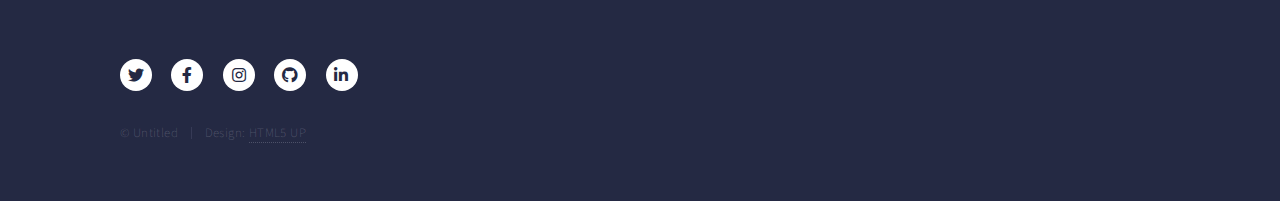
<file: generic.html>
<!DOCTYPE HTML>
<!--
	Forty by HTML5 UP
	html5up.net | @ajlkn
	Free for personal and commercial use under the CCA 3.0 license (html5up.net/license)
-->
<html>
	<head>
		<title>Generic - Forty by HTML5 UP</title>
		<meta charset="utf-8" />
		<meta name="viewport" content="width=device-width, initial-scale=1, user-scalable=no" />
		<link rel="stylesheet" href="assets/css/main.css" />
		<noscript><link rel="stylesheet" href="assets/css/noscript.css" /></noscript>
	</head>
	<body class="is-preload">

		<!-- Wrapper -->
			<div id="wrapper">

				<!-- Header -->
					<header id="header">
						<a href="index.html" class="logo"><strong>Forty</strong> <span>by HTML5 UP</span></a>
						<nav>
							<a href="#menu">Menu</a>
						</nav>
					</header>

				<!-- Menu -->
					<nav id="menu">
						<ul class="links">
							<li><a href="index.html">Home</a></li>
							<li><a href="landing.html">Landing</a></li>
							<li><a href="generic.html">Generic</a></li>
							<li><a href="elements.html">Elements</a></li>
						</ul>
						<ul class="actions stacked">
							<li><a href="#" class="button primary fit">Get Started</a></li>
						</ul>
					</nav>

				<!-- Main -->
					<div id="main" class="alt">

						<!-- One -->
							<section id="one">
								<div class="inner">
									<header class="major">
										<h1>Generic</h1>
									</header>
									<span class="image main"><img src="images/pic11.jpg" alt="" /></span>
									<p>Donec eget ex magna. Interdum et malesuada fames ac ante ipsum primis in faucibus. Pellentesque venenatis dolor imperdiet dolor mattis sagittis. Praesent rutrum sem diam, vitae egestas enim auctor sit amet. Pellentesque leo mauris, consectetur id ipsum sit amet, fergiat. Pellentesque in mi eu massa lacinia malesuada et a elit. Donec urna ex, lacinia in purus ac, pretium pulvinar mauris. Curabitur sapien risus, commodo eget turpis at, elementum convallis elit. Pellentesque enim turpis, hendrerit.</p>
									<p>Lorem ipsum dolor sit amet, consectetur adipiscing elit. Duis dapibus rutrum facilisis. Class aptent taciti sociosqu ad litora torquent per conubia nostra, per inceptos himenaeos. Etiam tristique libero eu nibh porttitor fermentum. Nullam venenatis erat id vehicula viverra. Nunc ultrices eros ut ultricies condimentum. Mauris risus lacus, blandit sit amet venenatis non, bibendum vitae dolor. Nunc lorem mauris, fringilla in aliquam at, euismod in lectus. Pellentesque habitant morbi tristique senectus et netus et malesuada fames ac turpis egestas. In non lorem sit amet elit placerat maximus. Pellentesque aliquam maximus risus, vel sed vehicula.</p>
									<p>Interdum et malesuada fames ac ante ipsum primis in faucibus. Pellentesque venenatis dolor imperdiet dolor mattis sagittis. Praesent rutrum sem diam, vitae egestas enim auctor sit amet. Pellentesque leo mauris, consectetur id ipsum sit amet, fersapien risus, commodo eget turpis at, elementum convallis elit. Pellentesque enim turpis, hendrerit tristique lorem ipsum dolor.</p>
								</div>
							</section>

					</div>

				<!-- Contact -->
					<section id="contact">
						<div class="inner">
							<section>
								<form method="post" action="#">
									<div class="fields">
										<div class="field half">
											<label for="name">Name</label>
											<input type="text" name="name" id="name" />
										</div>
										<div class="field half">
											<label for="email">Email</label>
											<input type="text" name="email" id="email" />
										</div>
										<div class="field">
											<label for="message">Message</label>
											<textarea name="message" id="message" rows="6"></textarea>
										</div>
									</div>
									<ul class="actions">
										<li><input type="submit" value="Send Message" class="primary" /></li>
										<li><input type="reset" value="Clear" /></li>
									</ul>
								</form>
							</section>
							<section class="split">
								<section>
									<div class="contact-method">
										<span class="icon solid alt fa-envelope"></span>
										<h3>Email</h3>
										<a href="#">information@untitled.tld</a>
									</div>
								</section>
								<section>
									<div class="contact-method">
										<span class="icon solid alt fa-phone"></span>
										<h3>Phone</h3>
										<span>(000) 000-0000 x12387</span>
									</div>
								</section>
								<section>
									<div class="contact-method">
										<span class="icon solid alt fa-home"></span>
										<h3>Address</h3>
										<span>1234 Somewhere Road #5432<br />
										Nashville, TN 00000<br />
										United States of America</span>
									</div>
								</section>
							</section>
						</div>
					</section>

				<!-- Footer -->
					<footer id="footer">
						<div class="inner">
							<ul class="icons">
								<li><a href="#" class="icon brands alt fa-twitter"><span class="label">Twitter</span></a></li>
								<li><a href="#" class="icon brands alt fa-facebook-f"><span class="label">Facebook</span></a></li>
								<li><a href="#" class="icon brands alt fa-instagram"><span class="label">Instagram</span></a></li>
								<li><a href="#" class="icon brands alt fa-github"><span class="label">GitHub</span></a></li>
								<li><a href="#" class="icon brands alt fa-linkedin-in"><span class="label">LinkedIn</span></a></li>
							</ul>
							<ul class="copyright">
								<li>&copy; Untitled</li><li>Design: <a href="https://html5up.net">HTML5 UP</a></li>
							</ul>
						</div>
					</footer>

			</div>

		<!-- Scripts -->
			<script src="assets/js/jquery.min.js"></script>
			<script src="assets/js/jquery.scrolly.min.js"></script>
			<script src="assets/js/jquery.scrollex.min.js"></script>
			<script src="assets/js/browser.min.js"></script>
			<script src="assets/js/breakpoints.min.js"></script>
			<script src="assets/js/util.js"></script>
			<script src="assets/js/main.js"></script>

	</body>
</html>
</file>
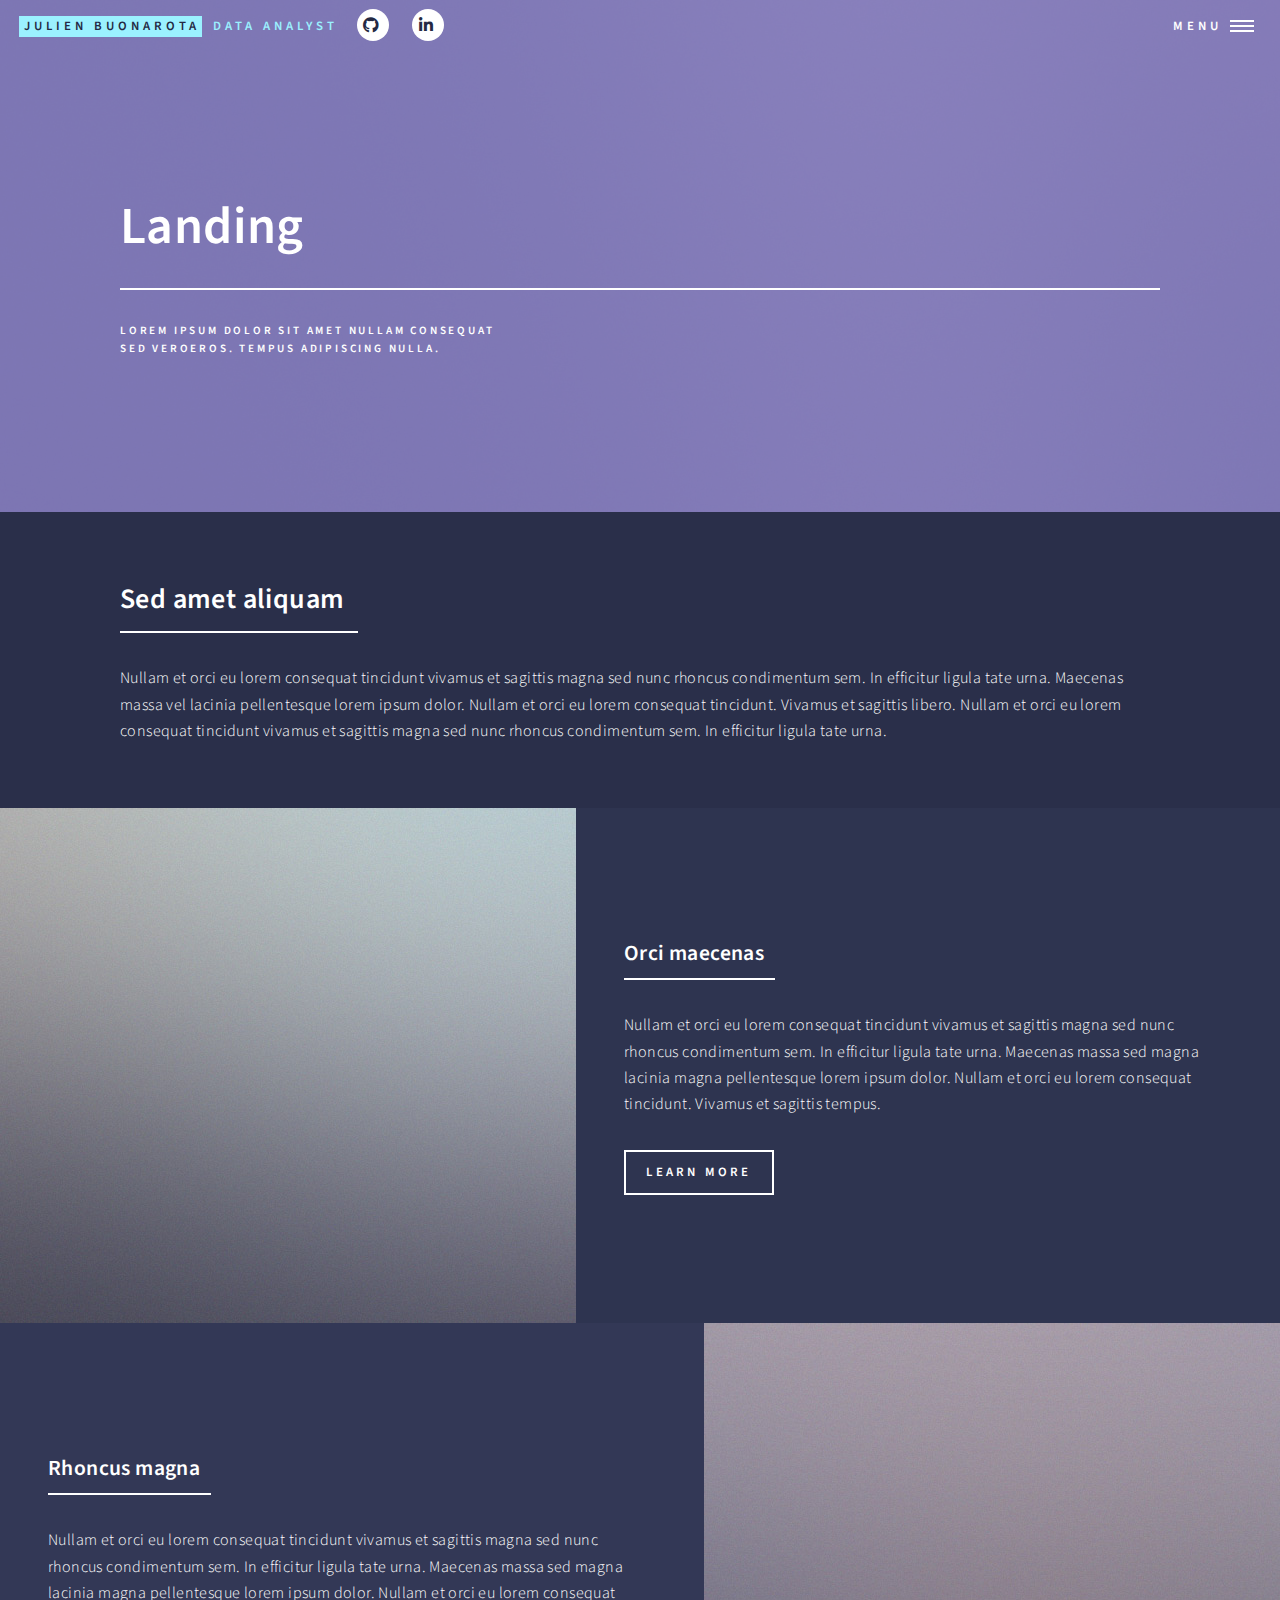
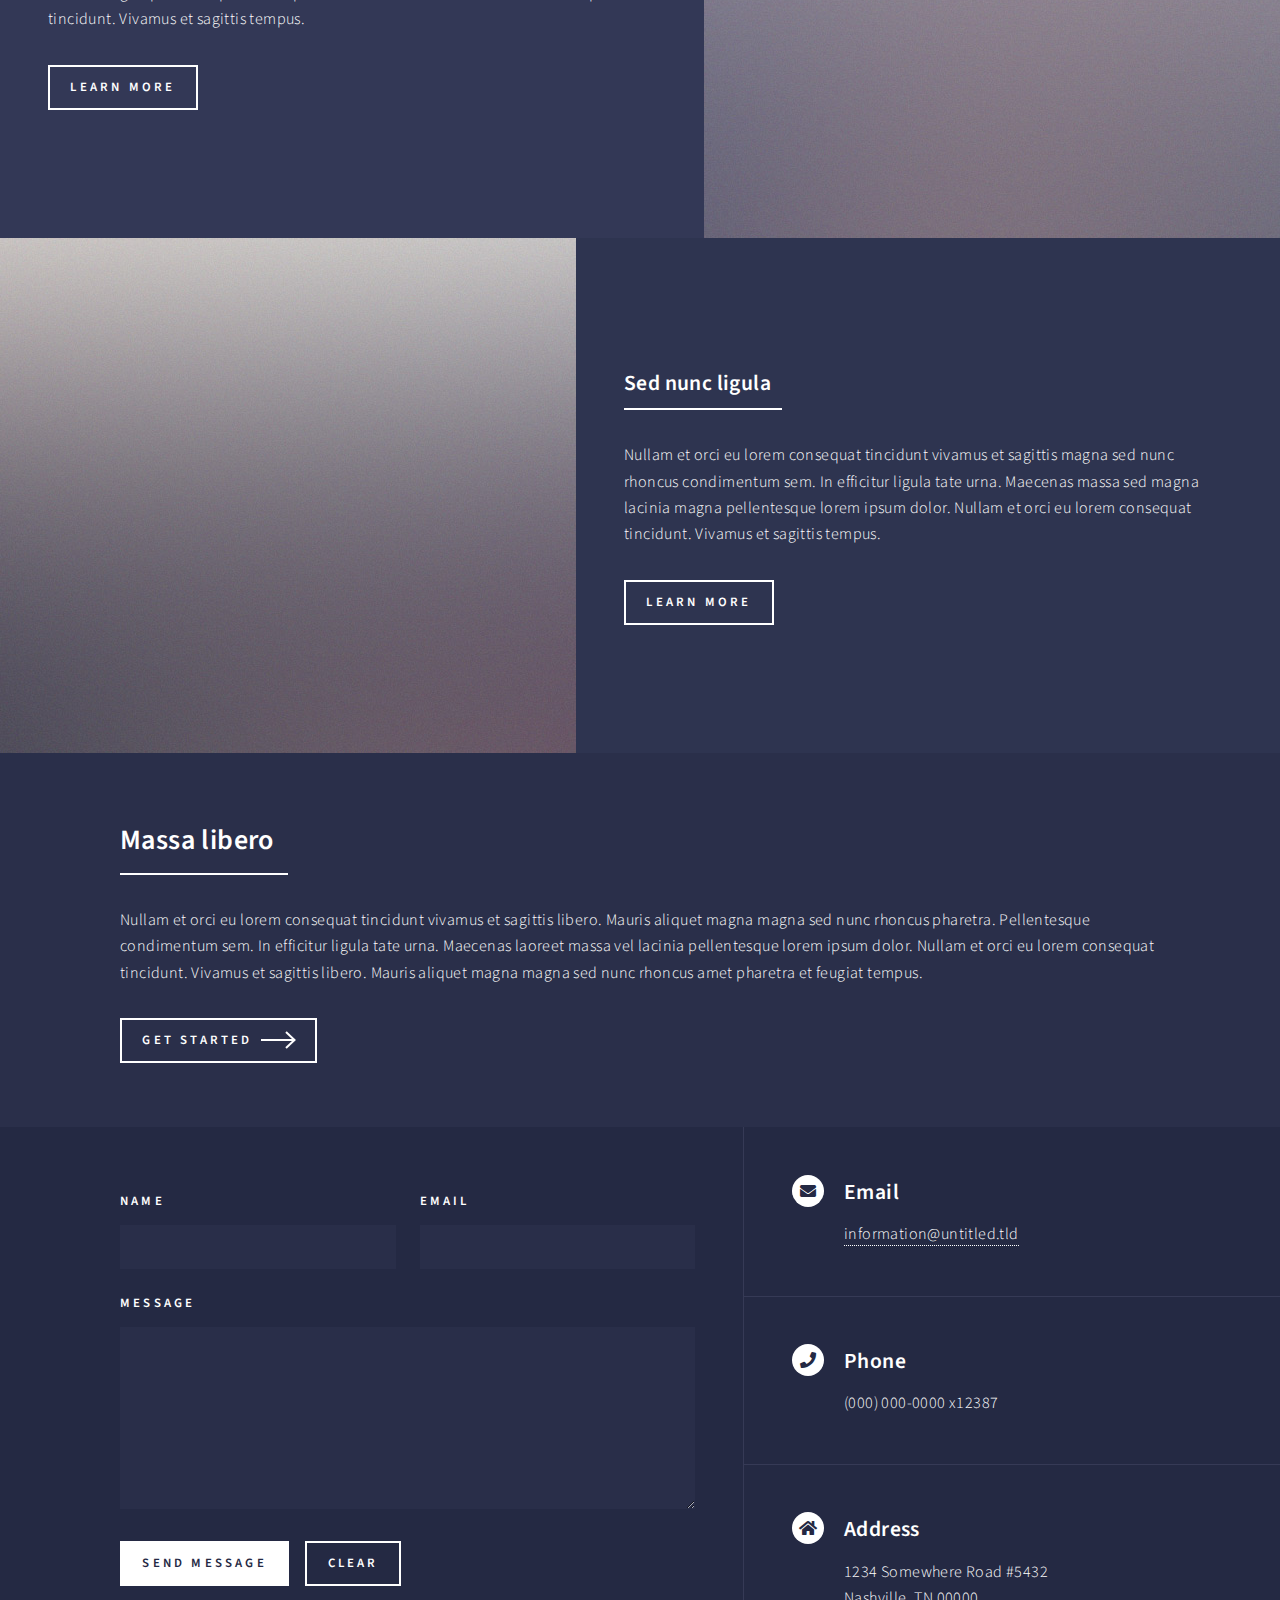
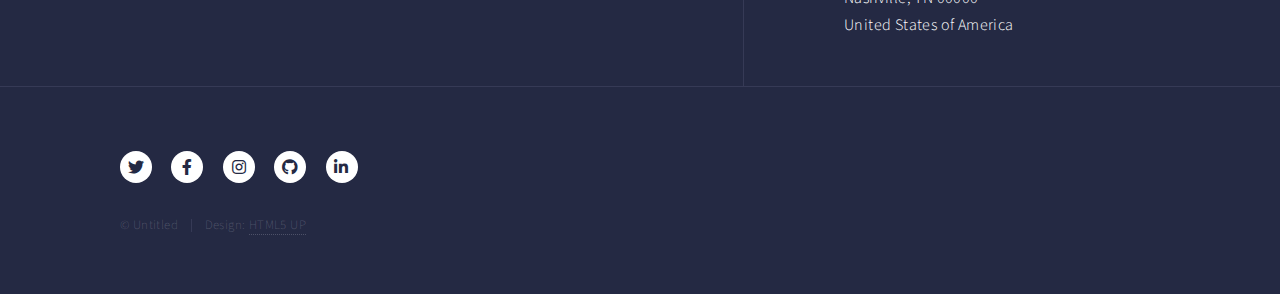
<file: landing.html>
<!DOCTYPE HTML>
<!--
	Forty by HTML5 UP
	html5up.net | @ajlkn
	Free for personal and commercial use under the CCA 3.0 license (html5up.net/license)
-->
<html>
	<head>
		<title>Julien B. Data Analyst</title>
		<meta charset="utf-8" />
		<meta name="viewport" content="width=device-width, initial-scale=1, user-scalable=no" />
		<link rel="stylesheet" href="assets/css/main.css" />
		<noscript><link rel="stylesheet" href="assets/css/noscript.css" /></noscript>
	</head>
	<body class="is-preload">

		<!-- Wrapper -->
			<div id="wrapper">

				<!-- Header -->
				<!-- Note: The "styleN" class below should match that of the banner element. -->
				<header id="header" class="alt">
					<a href="index.html" class="logo"><strong>Julien Buonarota</strong> <span>Data Analyst</span></a>

					<ul class="icons">
						<li><a href="https://github.com/JulienBuonarota" class="icon brands alt fa-github"><span class="label">GitHub</span></a></li>
						<li><a href="https://www.linkedin.com/in/julien-buonarota-b2a85048/" class="icon brands alt fa-linkedin-in"><span class="label">LinkedIn</span></a></li>
					</ul>
					<nav>
						<a href="#menu">Menu</a>
					</nav>
				</header>

				<!-- Menu -->
				<nav id="menu">
					<ul class="links">
						<li><a href="index.html">Home</a></li>
						<li><a href="about_me.html">About me</a></li>
						<li><a href="correlation_coef.html">Correlation coeffecients</a></li>
					</ul>
				</nav>

				<!-- Banner -->
				<!-- Note: The "styleN" class below should match that of the header element. -->
					<section id="banner" class="style2">
						<div class="inner">
							<span class="image">
								<img src="images/pic07.jpg" alt="" />
							</span>
							<header class="major">
								<h1>Landing</h1>
							</header>
							<div class="content">
								<p>Lorem ipsum dolor sit amet nullam consequat<br />
								sed veroeros. tempus adipiscing nulla.</p>
							</div>
						</div>
					</section>

				<!-- Main -->
					<div id="main">

						<!-- One -->
							<section id="one">
								<div class="inner">
									<header class="major">
										<h2>Sed amet aliquam</h2>
									</header>
									<p>Nullam et orci eu lorem consequat tincidunt vivamus et sagittis magna sed nunc rhoncus condimentum sem. In efficitur ligula tate urna. Maecenas massa vel lacinia pellentesque lorem ipsum dolor. Nullam et orci eu lorem consequat tincidunt. Vivamus et sagittis libero. Nullam et orci eu lorem consequat tincidunt vivamus et sagittis magna sed nunc rhoncus condimentum sem. In efficitur ligula tate urna.</p>
								</div>
							</section>

						<!-- Two -->
							<section id="two" class="spotlights">
								<section>
									<a href="generic.html" class="image">
										<img src="images/pic08.jpg" alt="" data-position="center center" />
									</a>
									<div class="content">
										<div class="inner">
											<header class="major">
												<h3>Orci maecenas</h3>
											</header>
											<p>Nullam et orci eu lorem consequat tincidunt vivamus et sagittis magna sed nunc rhoncus 
												condimentum sem. In efficitur ligula tate urna. Maecenas massa sed magna lacinia magna pellentesque 
												lorem ipsum dolor. Nullam et orci eu lorem consequat tincidunt. Vivamus et sagittis tempus.</p>
											<ul class="actions">
												<li><a href="generic.html" class="button">Learn more</a></li>
											</ul>
										</div>
									</div>
								</section>
								<section>
									<a href="generic.html" class="image">
										<img src="images/pic09.jpg" alt="" data-position="top center" />
									</a>
									<div class="content">
										<div class="inner">
											<header class="major">
												<h3>Rhoncus magna</h3>
											</header>
											<p>Nullam et orci eu lorem consequat tincidunt vivamus et sagittis magna sed nunc rhoncus condimentum sem. In efficitur ligula tate urna. Maecenas massa sed magna lacinia magna pellentesque lorem ipsum dolor. Nullam et orci eu lorem consequat tincidunt. Vivamus et sagittis tempus.</p>
											<ul class="actions">
												<li><a href="generic.html" class="button">Learn more</a></li>
											</ul>
										</div>
									</div>
								</section>
								<section>
									<a href="generic.html" class="image">
										<img src="images/pic10.jpg" alt="" data-position="25% 25%" />
									</a>
									<div class="content">
										<div class="inner">
											<header class="major">
												<h3>Sed nunc ligula</h3>
											</header>
											<p>Nullam et orci eu lorem consequat tincidunt vivamus et sagittis magna sed nunc rhoncus condimentum sem. In efficitur ligula tate urna. Maecenas massa sed magna lacinia magna pellentesque lorem ipsum dolor. Nullam et orci eu lorem consequat tincidunt. Vivamus et sagittis tempus.</p>
											<ul class="actions">
												<li><a href="generic.html" class="button">Learn more</a></li>
											</ul>
										</div>
									</div>
								</section>
							</section>

						<!-- Three -->
							<section id="three">
								<div class="inner">
									<header class="major">
										<h2>Massa libero</h2>
									</header>
									<p>Nullam et orci eu lorem consequat tincidunt vivamus et sagittis libero. Mauris aliquet magna magna sed nunc rhoncus pharetra. Pellentesque condimentum sem. In efficitur ligula tate urna. Maecenas laoreet massa vel lacinia pellentesque lorem ipsum dolor. Nullam et orci eu lorem consequat tincidunt. Vivamus et sagittis libero. Mauris aliquet magna magna sed nunc rhoncus amet pharetra et feugiat tempus.</p>
									<ul class="actions">
										<li><a href="generic.html" class="button next">Get Started</a></li>
									</ul>
								</div>
							</section>

					</div>

				<!-- Contact -->
					<section id="contact">
						<div class="inner">
							<section>
								<form method="post" action="#">
									<div class="fields">
										<div class="field half">
											<label for="name">Name</label>
											<input type="text" name="name" id="name" />
										</div>
										<div class="field half">
											<label for="email">Email</label>
											<input type="text" name="email" id="email" />
										</div>
										<div class="field">
											<label for="message">Message</label>
											<textarea name="message" id="message" rows="6"></textarea>
										</div>
									</div>
									<ul class="actions">
										<li><input type="submit" value="Send Message" class="primary" /></li>
										<li><input type="reset" value="Clear" /></li>
									</ul>
								</form>
							</section>
							<section class="split">
								<section>
									<div class="contact-method">
										<span class="icon solid alt fa-envelope"></span>
										<h3>Email</h3>
										<a href="#">information@untitled.tld</a>
									</div>
								</section>
								<section>
									<div class="contact-method">
										<span class="icon solid alt fa-phone"></span>
										<h3>Phone</h3>
										<span>(000) 000-0000 x12387</span>
									</div>
								</section>
								<section>
									<div class="contact-method">
										<span class="icon solid alt fa-home"></span>
										<h3>Address</h3>
										<span>1234 Somewhere Road #5432<br />
										Nashville, TN 00000<br />
										United States of America</span>
									</div>
								</section>
							</section>
						</div>
					</section>

				<!-- Footer -->
					<footer id="footer">
						<div class="inner">
							<ul class="icons">
								<li><a href="#" class="icon brands alt fa-twitter"><span class="label">Twitter</span></a></li>
								<li><a href="#" class="icon brands alt fa-facebook-f"><span class="label">Facebook</span></a></li>
								<li><a href="#" class="icon brands alt fa-instagram"><span class="label">Instagram</span></a></li>
								<li><a href="#" class="icon brands alt fa-github"><span class="label">GitHub</span></a></li>
								<li><a href="#" class="icon brands alt fa-linkedin-in"><span class="label">LinkedIn</span></a></li>
							</ul>
							<ul class="copyright">
								<li>&copy; Untitled</li><li>Design: <a href="https://html5up.net">HTML5 UP</a></li>
							</ul>
						</div>
					</footer>

			</div>

		<!-- Scripts -->
			<script src="assets/js/jquery.min.js"></script>
			<script src="assets/js/jquery.scrolly.min.js"></script>
			<script src="assets/js/jquery.scrollex.min.js"></script>
			<script src="assets/js/browser.min.js"></script>
			<script src="assets/js/breakpoints.min.js"></script>
			<script src="assets/js/util.js"></script>
			<script src="assets/js/main.js"></script>

	</body>
</html>
</file>
<file: assets/css/noscript.css>
/*
	Forty by HTML5 UP
	html5up.net | @ajlkn
	Free for personal and commercial use under the CCA 3.0 license (html5up.net/license)
*/

/* Banner */

	body.is-preload #banner:after {
		opacity: 0.85;
	}

	body.is-preload #banner > .inner {
		-moz-filter: none;
		-webkit-filter: none;
		-ms-filter: none;
		filter: none;
		-moz-transform: none;
		-webkit-transform: none;
		-ms-transform: none;
		transform: none;
		opacity: 1;
	}
	pre.src-latex:before { content: 'LaTeX'; }
</file>
<file: assets/css/main.css>
@import url(fontawesome-all.min.css);
@import url("https://fonts.googleapis.com/css?family=Source+Sans+Pro:300,300italic,600,600italic");

/*
	Forty by HTML5 UP
	html5up.net | @ajlkn
	Free for personal and commercial use under the CCA 3.0 license (html5up.net/license)
*/

html, body, div, span, applet, object,
iframe, h1, h2, h3, h4, h5, h6, p, blockquote,
pre, a, abbr, acronym, address, big, cite,
code, del, dfn, em, img, ins, kbd, q, s, samp,
small, strike, strong, sub, sup, tt, var, b,
u, i, center, dl, dt, dd, ol, ul, li, fieldset,
form, label, legend, table, caption, tbody,
tfoot, thead, tr, th, td, article, aside,
canvas, details, embed, figure, figcaption,
footer, header, hgroup, menu, nav, output, ruby,
section, summary, time, mark, audio, video {
	margin: 0;
	padding: 0;
	border: 0;
	font-size: 100%;
	font: inherit;
	vertical-align: baseline;}

article, aside, details, figcaption, figure,
footer, header, hgroup, menu, nav, section {
	display: block;}

body {
	line-height: 1;
}

ol, ul {
	list-style: none;
}

blockquote, q {
	quotes: none;
}

	blockquote:before, blockquote:after, q:before, q:after {
		content: '';
		content: none;
	}

table {
	border-collapse: collapse;
	border-spacing: 0;
}

body {
	-webkit-text-size-adjust: none;
}

mark {
	background-color: transparent;
	color: inherit;
}

input::-moz-focus-inner {
	border: 0;
	padding: 0;
}

input, select, textarea {
	-moz-appearance: none;
	-webkit-appearance: none;
	-ms-appearance: none;
	appearance: none;
}

/* Basic */

	@-ms-viewport {
		width: device-width;
	}

	body {
		-ms-overflow-style: scrollbar;
	}

	@media screen and (max-width: 480px) {

		html, body {
			min-width: 320px;
		}

	}

	html {
		box-sizing: border-box;
	}

	*, *:before, *:after {
		box-sizing: inherit;
	}

	body {
		background: #242943;
	}

		body.is-preload *, body.is-preload *:before, body.is-preload *:after {
			-moz-animation: none !important;
			-webkit-animation: none !important;
			-ms-animation: none !important;
			animation: none !important;
			-moz-transition: none !important;
			-webkit-transition: none !important;
			-ms-transition: none !important;
			transition: none !important;
		}

/* Type */

	body, input, select, textarea {
		color: #ffffff;
		font-family: "Source Sans Pro", Helvetica, sans-serif;
		font-size: 17pt;
		font-weight: 300;
		letter-spacing: 0.025em;
		line-height: 1.65;
	}

		@media screen and (max-width: 1680px) {

			body, input, select, textarea {
				font-size: 14pt;
			}

		}

		@media screen and (max-width: 1280px) {

			body, input, select, textarea {
				font-size: 12pt;
			}

		}

		@media screen and (max-width: 360px) {

			body, input, select, textarea {
				font-size: 11pt;
			}

		}

	a {
		-moz-transition: color 0.2s ease-in-out, border-bottom-color 0.2s ease-in-out;
		-webkit-transition: color 0.2s ease-in-out, border-bottom-color 0.2s ease-in-out;
		-ms-transition: color 0.2s ease-in-out, border-bottom-color 0.2s ease-in-out;
		transition: color 0.2s ease-in-out, border-bottom-color 0.2s ease-in-out;
		border-bottom: dotted 1px;
		color: inherit;
		text-decoration: none;
	}

		a:hover {
			border-bottom-color: transparent;
			color: #9bf1ff !important;
		}

		a:active {
			color: #53e3fb !important;
		}

	strong, b {
		color: #ffffff;
		font-weight: 600;
	}

	em, i {
		font-style: italic;
	}

	p {
		margin: 0 0 2em 0;
	}

	h1, h2, h3, h4, h5, h6 {
		color: #ffffff;
		font-weight: 600;
		line-height: 1.65;
		margin: 0 0 1em 0;
	}

		h1 a, h2 a, h3 a, h4 a, h5 a, h6 a {
			color: inherit;
			border-bottom: 0;
		}

	h1 {
		font-size: 2.5em;
	}

	h2 {
		font-size: 1.75em;
	}

	h3 {
		font-size: 1.35em;
	}

	h4 {
		font-size: 1.1em;
	}

	h5 {
		font-size: 0.9em;
	}

	h6 {
		font-size: 0.7em;
	}

	@media screen and (max-width: 736px) {

		h1 {
			font-size: 2em;
		}

		h2 {
			font-size: 1.5em;
		}

		h3 {
			font-size: 1.25em;
		}

	}

	sub {
		font-size: 0.8em;
		position: relative;
		top: 0.5em;
	}

	sup {
		font-size: 0.8em;
		position: relative;
		top: -0.5em;
	}

	blockquote {
		border-left: solid 4px rgba(212, 212, 255, 0.1);
		font-style: italic;
		margin: 0 0 2em 0;
		padding: 0.5em 0 0.5em 2em;
	}

	code {
		background: rgba(212, 212, 255, 0.035);
		font-family: "Courier New", monospace;
		font-size: 0.9em;
		margin: 0 0.25em;
		padding: 0.25em 0.65em;
	}

	pre {
		-webkit-overflow-scrolling: touch;
		font-family: "Courier New", monospace;
		font-size: 0.9em;
		margin: 0 0 2em 0;
	}

		pre code {
			display: block;
			line-height: 1.75;
			padding: 1em 1.5em;
			overflow-x: auto;
		}

	hr {
		border: 0;
		border-bottom: solid 1px rgba(212, 212, 255, 0.1);
		margin: 2em 0;
	}

		hr.major {
			margin: 3em 0;
		}

	.align-left {
		text-align: left;
	}

	.align-center {
		text-align: center;
	}

	.align-right {
		text-align: right;
	}

/* Row */

	.row {
		display: flex;
		flex-wrap: wrap;
		box-sizing: border-box;
		align-items: stretch;
	}

		.row > * {
			box-sizing: border-box;
		}

		.row.gtr-uniform > * > :last-child {
			margin-bottom: 0;
		}

		.row.aln-left {
			justify-content: flex-start;
		}

		.row.aln-center {
			justify-content: center;
		}

		.row.aln-right {
			justify-content: flex-end;
		}

		.row.aln-top {
			align-items: flex-start;
		}

		.row.aln-middle {
			align-items: center;
		}

		.row.aln-bottom {
			align-items: flex-end;
		}

		.row > .imp {
			order: -1;
		}

		.row > .col-1 {
			width: 8.33333%;
		}

		.row > .off-1 {
			margin-left: 8.33333%;
		}

		.row > .col-2 {
			width: 16.66667%;
		}

		.row > .off-2 {
			margin-left: 16.66667%;
		}

		.row > .col-3 {
			width: 25%;
		}

		.row > .off-3 {
			margin-left: 25%;
		}

		.row > .col-4 {
			width: 33.33333%;
		}

		.row > .off-4 {
			margin-left: 33.33333%;
		}

		.row > .col-5 {
			width: 41.66667%;
		}

		.row > .off-5 {
			margin-left: 41.66667%;
		}

		.row > .col-6 {
			width: 50%;
		}

		.row > .off-6 {
			margin-left: 50%;
		}

		.row > .col-7 {
			width: 58.33333%;
		}

		.row > .off-7 {
			margin-left: 58.33333%;
		}

		.row > .col-8 {
			width: 66.66667%;
		}

		.row > .off-8 {
			margin-left: 66.66667%;
		}

		.row > .col-9 {
			width: 75%;
		}

		.row > .off-9 {
			margin-left: 75%;
		}

		.row > .col-10 {
			width: 83.33333%;
		}

		.row > .off-10 {
			margin-left: 83.33333%;
		}

		.row > .col-11 {
			width: 91.66667%;
		}

		.row > .off-11 {
			margin-left: 91.66667%;
		}

		.row > .col-12 {
			width: 100%;
		}

		.row > .off-12 {
			margin-left: 100%;
		}

		.row.gtr-0 {
			margin-top: 0;
			margin-left: 0em;
		}

			.row.gtr-0 > * {
				padding: 0 0 0 0em;
			}

			.row.gtr-0.gtr-uniform {
				margin-top: 0em;
			}

				.row.gtr-0.gtr-uniform > * {
					padding-top: 0em;
				}

		.row.gtr-25 {
			margin-top: 0;
			margin-left: -0.5em;
		}

			.row.gtr-25 > * {
				padding: 0 0 0 0.5em;
			}

			.row.gtr-25.gtr-uniform {
				margin-top: -0.5em;
			}

				.row.gtr-25.gtr-uniform > * {
					padding-top: 0.5em;
				}

		.row.gtr-50 {
			margin-top: 0;
			margin-left: -1em;
		}

			.row.gtr-50 > * {
				padding: 0 0 0 1em;
			}

			.row.gtr-50.gtr-uniform {
				margin-top: -1em;
			}

				.row.gtr-50.gtr-uniform > * {
					padding-top: 1em;
				}

		.row {
			margin-top: 0;
			margin-left: -2em;
		}

			.row > * {
				padding: 0 0 0 2em;
			}

			.row.gtr-uniform {
				margin-top: -2em;
			}

				.row.gtr-uniform > * {
					padding-top: 2em;
				}

		.row.gtr-150 {
			margin-top: 0;
			margin-left: -3em;
		}

			.row.gtr-150 > * {
				padding: 0 0 0 3em;
			}

			.row.gtr-150.gtr-uniform {
				margin-top: -3em;
			}

				.row.gtr-150.gtr-uniform > * {
					padding-top: 3em;
				}

		.row.gtr-200 {
			margin-top: 0;
			margin-left: -4em;
		}

			.row.gtr-200 > * {
				padding: 0 0 0 4em;
			}

			.row.gtr-200.gtr-uniform {
				margin-top: -4em;
			}

				.row.gtr-200.gtr-uniform > * {
					padding-top: 4em;
				}

		@media screen and (max-width: 1680px) {

			.row {
				display: flex;
				flex-wrap: wrap;
				box-sizing: border-box;
				align-items: stretch;
			}

				.row > * {
					box-sizing: border-box;
				}

				.row.gtr-uniform > * > :last-child {
					margin-bottom: 0;
				}

				.row.aln-left {
					justify-content: flex-start;
				}

				.row.aln-center {
					justify-content: center;
				}

				.row.aln-right {
					justify-content: flex-end;
				}

				.row.aln-top {
					align-items: flex-start;
				}

				.row.aln-middle {
					align-items: center;
				}

				.row.aln-bottom {
					align-items: flex-end;
				}

				.row > .imp-xlarge {
					order: -1;
				}

				.row > .col-1-xlarge {
					width: 8.33333%;
				}

				.row > .off-1-xlarge {
					margin-left: 8.33333%;
				}

				.row > .col-2-xlarge {
					width: 16.66667%;
				}

				.row > .off-2-xlarge {
					margin-left: 16.66667%;
				}

				.row > .col-3-xlarge {
					width: 25%;
				}

				.row > .off-3-xlarge {
					margin-left: 25%;
				}

				.row > .col-4-xlarge {
					width: 33.33333%;
				}

				.row > .off-4-xlarge {
					margin-left: 33.33333%;
				}

				.row > .col-5-xlarge {
					width: 41.66667%;
				}

				.row > .off-5-xlarge {
					margin-left: 41.66667%;
				}

				.row > .col-6-xlarge {
					width: 50%;
				}

				.row > .off-6-xlarge {
					margin-left: 50%;
				}

				.row > .col-7-xlarge {
					width: 58.33333%;
				}

				.row > .off-7-xlarge {
					margin-left: 58.33333%;
				}

				.row > .col-8-xlarge {
					width: 66.66667%;
				}

				.row > .off-8-xlarge {
					margin-left: 66.66667%;
				}

				.row > .col-9-xlarge {
					width: 75%;
				}

				.row > .off-9-xlarge {
					margin-left: 75%;
				}

				.row > .col-10-xlarge {
					width: 83.33333%;
				}

				.row > .off-10-xlarge {
					margin-left: 83.33333%;
				}

				.row > .col-11-xlarge {
					width: 91.66667%;
				}

				.row > .off-11-xlarge {
					margin-left: 91.66667%;
				}

				.row > .col-12-xlarge {
					width: 100%;
				}

				.row > .off-12-xlarge {
					margin-left: 100%;
				}

				.row.gtr-0 {
					margin-top: 0;
					margin-left: 0em;
				}

					.row.gtr-0 > * {
						padding: 0 0 0 0em;
					}

					.row.gtr-0.gtr-uniform {
						margin-top: 0em;
					}

						.row.gtr-0.gtr-uniform > * {
							padding-top: 0em;
						}

				.row.gtr-25 {
					margin-top: 0;
					margin-left: -0.5em;
				}

					.row.gtr-25 > * {
						padding: 0 0 0 0.5em;
					}

					.row.gtr-25.gtr-uniform {
						margin-top: -0.5em;
					}

						.row.gtr-25.gtr-uniform > * {
							padding-top: 0.5em;
						}

				.row.gtr-50 {
					margin-top: 0;
					margin-left: -1em;
				}

					.row.gtr-50 > * {
						padding: 0 0 0 1em;
					}

					.row.gtr-50.gtr-uniform {
						margin-top: -1em;
					}

						.row.gtr-50.gtr-uniform > * {
							padding-top: 1em;
						}

				.row {
					margin-top: 0;
					margin-left: -2em;
				}

					.row > * {
						padding: 0 0 0 2em;
					}

					.row.gtr-uniform {
						margin-top: -2em;
					}

						.row.gtr-uniform > * {
							padding-top: 2em;
						}

				.row.gtr-150 {
					margin-top: 0;
					margin-left: -3em;
				}

					.row.gtr-150 > * {
						padding: 0 0 0 3em;
					}

					.row.gtr-150.gtr-uniform {
						margin-top: -3em;
					}

						.row.gtr-150.gtr-uniform > * {
							padding-top: 3em;
						}

				.row.gtr-200 {
					margin-top: 0;
					margin-left: -4em;
				}

					.row.gtr-200 > * {
						padding: 0 0 0 4em;
					}

					.row.gtr-200.gtr-uniform {
						margin-top: -4em;
					}

						.row.gtr-200.gtr-uniform > * {
							padding-top: 4em;
						}

		}

		@media screen and (max-width: 1280px) {

			.row {
				display: flex;
				flex-wrap: wrap;
				box-sizing: border-box;
				align-items: stretch;
			}

				.row > * {
					box-sizing: border-box;
				}

				.row.gtr-uniform > * > :last-child {
					margin-bottom: 0;
				}

				.row.aln-left {
					justify-content: flex-start;
				}

				.row.aln-center {
					justify-content: center;
				}

				.row.aln-right {
					justify-content: flex-end;
				}

				.row.aln-top {
					align-items: flex-start;
				}

				.row.aln-middle {
					align-items: center;
				}

				.row.aln-bottom {
					align-items: flex-end;
				}

				.row > .imp-large {
					order: -1;
				}

				.row > .col-1-large {
					width: 8.33333%;
				}

				.row > .off-1-large {
					margin-left: 8.33333%;
				}

				.row > .col-2-large {
					width: 16.66667%;
				}

				.row > .off-2-large {
					margin-left: 16.66667%;
				}

				.row > .col-3-large {
					width: 25%;
				}

				.row > .off-3-large {
					margin-left: 25%;
				}

				.row > .col-4-large {
					width: 33.33333%;
				}

				.row > .off-4-large {
					margin-left: 33.33333%;
				}

				.row > .col-5-large {
					width: 41.66667%;
				}

				.row > .off-5-large {
					margin-left: 41.66667%;
				}

				.row > .col-6-large {
					width: 50%;
				}

				.row > .off-6-large {
					margin-left: 50%;
				}

				.row > .col-7-large {
					width: 58.33333%;
				}

				.row > .off-7-large {
					margin-left: 58.33333%;
				}

				.row > .col-8-large {
					width: 66.66667%;
				}

				.row > .off-8-large {
					margin-left: 66.66667%;
				}

				.row > .col-9-large {
					width: 75%;
				}

				.row > .off-9-large {
					margin-left: 75%;
				}

				.row > .col-10-large {
					width: 83.33333%;
				}

				.row > .off-10-large {
					margin-left: 83.33333%;
				}

				.row > .col-11-large {
					width: 91.66667%;
				}

				.row > .off-11-large {
					margin-left: 91.66667%;
				}

				.row > .col-12-large {
					width: 100%;
				}

				.row > .off-12-large {
					margin-left: 100%;
				}

				.row.gtr-0 {
					margin-top: 0;
					margin-left: 0em;
				}

					.row.gtr-0 > * {
						padding: 0 0 0 0em;
					}

					.row.gtr-0.gtr-uniform {
						margin-top: 0em;
					}

						.row.gtr-0.gtr-uniform > * {
							padding-top: 0em;
						}

				.row.gtr-25 {
					margin-top: 0;
					margin-left: -0.375em;
				}

					.row.gtr-25 > * {
						padding: 0 0 0 0.375em;
					}

					.row.gtr-25.gtr-uniform {
						margin-top: -0.375em;
					}

						.row.gtr-25.gtr-uniform > * {
							padding-top: 0.375em;
						}

				.row.gtr-50 {
					margin-top: 0;
					margin-left: -0.75em;
				}

					.row.gtr-50 > * {
						padding: 0 0 0 0.75em;
					}

					.row.gtr-50.gtr-uniform {
						margin-top: -0.75em;
					}

						.row.gtr-50.gtr-uniform > * {
							padding-top: 0.75em;
						}

				.row {
					margin-top: 0;
					margin-left: -1.5em;
				}

					.row > * {
						padding: 0 0 0 1.5em;
					}

					.row.gtr-uniform {
						margin-top: -1.5em;
					}

						.row.gtr-uniform > * {
							padding-top: 1.5em;
						}

				.row.gtr-150 {
					margin-top: 0;
					margin-left: -2.25em;
				}

					.row.gtr-150 > * {
						padding: 0 0 0 2.25em;
					}

					.row.gtr-150.gtr-uniform {
						margin-top: -2.25em;
					}

						.row.gtr-150.gtr-uniform > * {
							padding-top: 2.25em;
						}

				.row.gtr-200 {
					margin-top: 0;
					margin-left: -3em;
				}

					.row.gtr-200 > * {
						padding: 0 0 0 3em;
					}

					.row.gtr-200.gtr-uniform {
						margin-top: -3em;
					}

						.row.gtr-200.gtr-uniform > * {
							padding-top: 3em;
						}

		}

		@media screen and (max-width: 980px) {

			.row {
				display: flex;
				flex-wrap: wrap;
				box-sizing: border-box;
				align-items: stretch;
			}

				.row > * {
					box-sizing: border-box;
				}

				.row.gtr-uniform > * > :last-child {
					margin-bottom: 0;
				}

				.row.aln-left {
					justify-content: flex-start;
				}

				.row.aln-center {
					justify-content: center;
				}

				.row.aln-right {
					justify-content: flex-end;
				}

				.row.aln-top {
					align-items: flex-start;
				}

				.row.aln-middle {
					align-items: center;
				}

				.row.aln-bottom {
					align-items: flex-end;
				}

				.row > .imp-medium {
					order: -1;
				}

				.row > .col-1-medium {
					width: 8.33333%;
				}

				.row > .off-1-medium {
					margin-left: 8.33333%;
				}

				.row > .col-2-medium {
					width: 16.66667%;
				}

				.row > .off-2-medium {
					margin-left: 16.66667%;
				}

				.row > .col-3-medium {
					width: 25%;
				}

				.row > .off-3-medium {
					margin-left: 25%;
				}

				.row > .col-4-medium {
					width: 33.33333%;
				}

				.row > .off-4-medium {
					margin-left: 33.33333%;
				}

				.row > .col-5-medium {
					width: 41.66667%;
				}

				.row > .off-5-medium {
					margin-left: 41.66667%;
				}

				.row > .col-6-medium {
					width: 50%;
				}

				.row > .off-6-medium {
					margin-left: 50%;
				}

				.row > .col-7-medium {
					width: 58.33333%;
				}

				.row > .off-7-medium {
					margin-left: 58.33333%;
				}

				.row > .col-8-medium {
					width: 66.66667%;
				}

				.row > .off-8-medium {
					margin-left: 66.66667%;
				}

				.row > .col-9-medium {
					width: 75%;
				}

				.row > .off-9-medium {
					margin-left: 75%;
				}

				.row > .col-10-medium {
					width: 83.33333%;
				}

				.row > .off-10-medium {
					margin-left: 83.33333%;
				}

				.row > .col-11-medium {
					width: 91.66667%;
				}

				.row > .off-11-medium {
					margin-left: 91.66667%;
				}

				.row > .col-12-medium {
					width: 100%;
				}

				.row > .off-12-medium {
					margin-left: 100%;
				}

				.row.gtr-0 {
					margin-top: 0;
					margin-left: 0em;
				}

					.row.gtr-0 > * {
						padding: 0 0 0 0em;
					}

					.row.gtr-0.gtr-uniform {
						margin-top: 0em;
					}

						.row.gtr-0.gtr-uniform > * {
							padding-top: 0em;
						}

				.row.gtr-25 {
					margin-top: 0;
					margin-left: -0.375em;
				}

					.row.gtr-25 > * {
						padding: 0 0 0 0.375em;
					}

					.row.gtr-25.gtr-uniform {
						margin-top: -0.375em;
					}

						.row.gtr-25.gtr-uniform > * {
							padding-top: 0.375em;
						}

				.row.gtr-50 {
					margin-top: 0;
					margin-left: -0.75em;
				}

					.row.gtr-50 > * {
						padding: 0 0 0 0.75em;
					}

					.row.gtr-50.gtr-uniform {
						margin-top: -0.75em;
					}

						.row.gtr-50.gtr-uniform > * {
							padding-top: 0.75em;
						}

				.row {
					margin-top: 0;
					margin-left: -1.5em;
				}

					.row > * {
						padding: 0 0 0 1.5em;
					}

					.row.gtr-uniform {
						margin-top: -1.5em;
					}

						.row.gtr-uniform > * {
							padding-top: 1.5em;
						}

				.row.gtr-150 {
					margin-top: 0;
					margin-left: -2.25em;
				}

					.row.gtr-150 > * {
						padding: 0 0 0 2.25em;
					}

					.row.gtr-150.gtr-uniform {
						margin-top: -2.25em;
					}

						.row.gtr-150.gtr-uniform > * {
							padding-top: 2.25em;
						}

				.row.gtr-200 {
					margin-top: 0;
					margin-left: -3em;
				}

					.row.gtr-200 > * {
						padding: 0 0 0 3em;
					}

					.row.gtr-200.gtr-uniform {
						margin-top: -3em;
					}

						.row.gtr-200.gtr-uniform > * {
							padding-top: 3em;
						}

		}

		@media screen and (max-width: 736px) {

			.row {
				display: flex;
				flex-wrap: wrap;
				box-sizing: border-box;
				align-items: stretch;
			}

				.row > * {
					box-sizing: border-box;
				}

				.row.gtr-uniform > * > :last-child {
					margin-bottom: 0;
				}

				.row.aln-left {
					justify-content: flex-start;
				}

				.row.aln-center {
					justify-content: center;
				}

				.row.aln-right {
					justify-content: flex-end;
				}

				.row.aln-top {
					align-items: flex-start;
				}

				.row.aln-middle {
					align-items: center;
				}

				.row.aln-bottom {
					align-items: flex-end;
				}

				.row > .imp-small {
					order: -1;
				}

				.row > .col-1-small {
					width: 8.33333%;
				}

				.row > .off-1-small {
					margin-left: 8.33333%;
				}

				.row > .col-2-small {
					width: 16.66667%;
				}

				.row > .off-2-small {
					margin-left: 16.66667%;
				}

				.row > .col-3-small {
					width: 25%;
				}

				.row > .off-3-small {
					margin-left: 25%;
				}

				.row > .col-4-small {
					width: 33.33333%;
				}

				.row > .off-4-small {
					margin-left: 33.33333%;
				}

				.row > .col-5-small {
					width: 41.66667%;
				}

				.row > .off-5-small {
					margin-left: 41.66667%;
				}

				.row > .col-6-small {
					width: 50%;
				}

				.row > .off-6-small {
					margin-left: 50%;
				}

				.row > .col-7-small {
					width: 58.33333%;
				}

				.row > .off-7-small {
					margin-left: 58.33333%;
				}

				.row > .col-8-small {
					width: 66.66667%;
				}

				.row > .off-8-small {
					margin-left: 66.66667%;
				}

				.row > .col-9-small {
					width: 75%;
				}

				.row > .off-9-small {
					margin-left: 75%;
				}

				.row > .col-10-small {
					width: 83.33333%;
				}

				.row > .off-10-small {
					margin-left: 83.33333%;
				}

				.row > .col-11-small {
					width: 91.66667%;
				}

				.row > .off-11-small {
					margin-left: 91.66667%;
				}

				.row > .col-12-small {
					width: 100%;
				}

				.row > .off-12-small {
					margin-left: 100%;
				}

				.row.gtr-0 {
					margin-top: 0;
					margin-left: 0em;
				}

					.row.gtr-0 > * {
						padding: 0 0 0 0em;
					}

					.row.gtr-0.gtr-uniform {
						margin-top: 0em;
					}

						.row.gtr-0.gtr-uniform > * {
							padding-top: 0em;
						}

				.row.gtr-25 {
					margin-top: 0;
					margin-left: -0.3125em;
				}

					.row.gtr-25 > * {
						padding: 0 0 0 0.3125em;
					}

					.row.gtr-25.gtr-uniform {
						margin-top: -0.3125em;
					}

						.row.gtr-25.gtr-uniform > * {
							padding-top: 0.3125em;
						}

				.row.gtr-50 {
					margin-top: 0;
					margin-left: -0.625em;
				}

					.row.gtr-50 > * {
						padding: 0 0 0 0.625em;
					}

					.row.gtr-50.gtr-uniform {
						margin-top: -0.625em;
					}

						.row.gtr-50.gtr-uniform > * {
							padding-top: 0.625em;
						}

				.row {
					margin-top: 0;
					margin-left: -1.25em;
				}

					.row > * {
						padding: 0 0 0 1.25em;
					}

					.row.gtr-uniform {
						margin-top: -1.25em;
					}

						.row.gtr-uniform > * {
							padding-top: 1.25em;
						}

				.row.gtr-150 {
					margin-top: 0;
					margin-left: -1.875em;
				}

					.row.gtr-150 > * {
						padding: 0 0 0 1.875em;
					}

					.row.gtr-150.gtr-uniform {
						margin-top: -1.875em;
					}

						.row.gtr-150.gtr-uniform > * {
							padding-top: 1.875em;
						}

				.row.gtr-200 {
					margin-top: 0;
					margin-left: -2.5em;
				}

					.row.gtr-200 > * {
						padding: 0 0 0 2.5em;
					}

					.row.gtr-200.gtr-uniform {
						margin-top: -2.5em;
					}

						.row.gtr-200.gtr-uniform > * {
							padding-top: 2.5em;
						}

		}

		@media screen and (max-width: 480px) {

			.row {
				display: flex;
				flex-wrap: wrap;
				box-sizing: border-box;
				align-items: stretch;
			}

				.row > * {
					box-sizing: border-box;
				}

				.row.gtr-uniform > * > :last-child {
					margin-bottom: 0;
				}

				.row.aln-left {
					justify-content: flex-start;
				}

				.row.aln-center {
					justify-content: center;
				}

				.row.aln-right {
					justify-content: flex-end;
				}

				.row.aln-top {
					align-items: flex-start;
				}

				.row.aln-middle {
					align-items: center;
				}

				.row.aln-bottom {
					align-items: flex-end;
				}

				.row > .imp-xsmall {
					order: -1;
				}

				.row > .col-1-xsmall {
					width: 8.33333%;
				}

				.row > .off-1-xsmall {
					margin-left: 8.33333%;
				}

				.row > .col-2-xsmall {
					width: 16.66667%;
				}

				.row > .off-2-xsmall {
					margin-left: 16.66667%;
				}

				.row > .col-3-xsmall {
					width: 25%;
				}

				.row > .off-3-xsmall {
					margin-left: 25%;
				}

				.row > .col-4-xsmall {
					width: 33.33333%;
				}

				.row > .off-4-xsmall {
					margin-left: 33.33333%;
				}

				.row > .col-5-xsmall {
					width: 41.66667%;
				}

				.row > .off-5-xsmall {
					margin-left: 41.66667%;
				}

				.row > .col-6-xsmall {
					width: 50%;
				}

				.row > .off-6-xsmall {
					margin-left: 50%;
				}

				.row > .col-7-xsmall {
					width: 58.33333%;
				}

				.row > .off-7-xsmall {
					margin-left: 58.33333%;
				}

				.row > .col-8-xsmall {
					width: 66.66667%;
				}

				.row > .off-8-xsmall {
					margin-left: 66.66667%;
				}

				.row > .col-9-xsmall {
					width: 75%;
				}

				.row > .off-9-xsmall {
					margin-left: 75%;
				}

				.row > .col-10-xsmall {
					width: 83.33333%;
				}

				.row > .off-10-xsmall {
					margin-left: 83.33333%;
				}

				.row > .col-11-xsmall {
					width: 91.66667%;
				}

				.row > .off-11-xsmall {
					margin-left: 91.66667%;
				}

				.row > .col-12-xsmall {
					width: 100%;
				}

				.row > .off-12-xsmall {
					margin-left: 100%;
				}

				.row.gtr-0 {
					margin-top: 0;
					margin-left: 0em;
				}

					.row.gtr-0 > * {
						padding: 0 0 0 0em;
					}

					.row.gtr-0.gtr-uniform {
						margin-top: 0em;
					}

						.row.gtr-0.gtr-uniform > * {
							padding-top: 0em;
						}

				.row.gtr-25 {
					margin-top: 0;
					margin-left: -0.3125em;
				}

					.row.gtr-25 > * {
						padding: 0 0 0 0.3125em;
					}

					.row.gtr-25.gtr-uniform {
						margin-top: -0.3125em;
					}

						.row.gtr-25.gtr-uniform > * {
							padding-top: 0.3125em;
						}

				.row.gtr-50 {
					margin-top: 0;
					margin-left: -0.625em;
				}

					.row.gtr-50 > * {
						padding: 0 0 0 0.625em;
					}

					.row.gtr-50.gtr-uniform {
						margin-top: -0.625em;
					}

						.row.gtr-50.gtr-uniform > * {
							padding-top: 0.625em;
						}

				.row {
					margin-top: 0;
					margin-left: -1.25em;
				}

					.row > * {
						padding: 0 0 0 1.25em;
					}

					.row.gtr-uniform {
						margin-top: -1.25em;
					}

						.row.gtr-uniform > * {
							padding-top: 1.25em;
						}

				.row.gtr-150 {
					margin-top: 0;
					margin-left: -1.875em;
				}

					.row.gtr-150 > * {
						padding: 0 0 0 1.875em;
					}

					.row.gtr-150.gtr-uniform {
						margin-top: -1.875em;
					}

						.row.gtr-150.gtr-uniform > * {
							padding-top: 1.875em;
						}

				.row.gtr-200 {
					margin-top: 0;
					margin-left: -2.5em;
				}

					.row.gtr-200 > * {
						padding: 0 0 0 2.5em;
					}

					.row.gtr-200.gtr-uniform {
						margin-top: -2.5em;
					}

						.row.gtr-200.gtr-uniform > * {
							padding-top: 2.5em;
						}

		}

/* Section/Article */

	section.special, article.special {
		text-align: center;
	}

	header.major {
		width: -moz-max-content;
		width: -webkit-max-content;
		width: -ms-max-content;
		width: max-content;
		margin-bottom: 2em;
	}

		header.major > :first-child {
			margin-bottom: 0;
			width: calc(100% + 0.5em);
		}

			header.major > :first-child:after {
				content: '';
				background-color: #ffffff;
				display: block;
				height: 2px;
				margin: 0.325em 0 0.5em 0;
				width: 100%;
			}

		header.major > p {
			font-size: 0.7em;
			font-weight: 600;
			letter-spacing: 0.25em;
			margin-bottom: 0;
			text-transform: uppercase;
		}

		body.is-ie header.major > :first-child:after {
			max-width: 9em;
		}

		body.is-ie header.major > h1:after {
			max-width: 100% !important;
		}

	@media screen and (max-width: 736px) {

		header.major > p br {
			display: none;
		}

	}

/* Form */

	form {
		margin: 0 0 2em 0;
	}

		form > :last-child {
			margin-bottom: 0;
		}

		form > .fields {
			display: -moz-flex;
			display: -webkit-flex;
			display: -ms-flex;
			display: flex;
			-moz-flex-wrap: wrap;
			-webkit-flex-wrap: wrap;
			-ms-flex-wrap: wrap;
			flex-wrap: wrap;
			width: calc(100% + 3em);
			margin: -1.5em 0 2em -1.5em;
		}

			form > .fields > .field {
				-moz-flex-grow: 0;
				-webkit-flex-grow: 0;
				-ms-flex-grow: 0;
				flex-grow: 0;
				-moz-flex-shrink: 0;
				-webkit-flex-shrink: 0;
				-ms-flex-shrink: 0;
				flex-shrink: 0;
				padding: 1.5em 0 0 1.5em;
				width: calc(100% - 1.5em);
			}

				form > .fields > .field.half {
					width: calc(50% - 0.75em);
				}

				form > .fields > .field.third {
					width: calc(100%/3 - 0.5em);
				}

				form > .fields > .field.quarter {
					width: calc(25% - 0.375em);
				}

		@media screen and (max-width: 480px) {

			form > .fields {
				width: calc(100% + 3em);
				margin: -1.5em 0 2em -1.5em;
			}

				form > .fields > .field {
					padding: 1.5em 0 0 1.5em;
					width: calc(100% - 1.5em);
				}

					form > .fields > .field.half {
						width: calc(100% - 1.5em);
					}

					form > .fields > .field.third {
						width: calc(100% - 1.5em);
					}

					form > .fields > .field.quarter {
						width: calc(100% - 1.5em);
					}

		}

	label {
		color: #ffffff;
		display: block;
		font-size: 0.8em;
		font-weight: 600;
		letter-spacing: 0.25em;
		margin: 0 0 1em 0;
		text-transform: uppercase;
	}

	input[type="text"],
	input[type="password"],
	input[type="email"],
	input[type="tel"],
	input[type="search"],
	input[type="url"],
	select,
	textarea {
		-moz-appearance: none;
		-webkit-appearance: none;
		-ms-appearance: none;
		appearance: none;
		background: rgba(212, 212, 255, 0.035);
		border: none;
		border-radius: 0;
		color: inherit;
		display: block;
		outline: 0;
		padding: 0 1em;
		text-decoration: none;
		width: 100%;
	}

		input[type="text"]:invalid,
		input[type="password"]:invalid,
		input[type="email"]:invalid,
		input[type="tel"]:invalid,
		input[type="search"]:invalid,
		input[type="url"]:invalid,
		select:invalid,
		textarea:invalid {
			box-shadow: none;
		}

		input[type="text"]:focus,
		input[type="password"]:focus,
		input[type="email"]:focus,
		input[type="tel"]:focus,
		input[type="search"]:focus,
		input[type="url"]:focus,
		select:focus,
		textarea:focus {
			border-color: #9bf1ff;
			box-shadow: 0 0 0 2px #9bf1ff;
		}

	select {
		background-image: url("data:image/svg+xml;charset=utf8,%3Csvg xmlns='http://www.w3.org/2000/svg' width='40' height='40' preserveAspectRatio='none' viewBox='0 0 40 40'%3E%3Cpath d='M9.4,12.3l10.4,10.4l10.4-10.4c0.2-0.2,0.5-0.4,0.9-0.4c0.3,0,0.6,0.1,0.9,0.4l3.3,3.3c0.2,0.2,0.4,0.5,0.4,0.9 c0,0.4-0.1,0.6-0.4,0.9L20.7,31.9c-0.2,0.2-0.5,0.4-0.9,0.4c-0.3,0-0.6-0.1-0.9-0.4L4.3,17.3c-0.2-0.2-0.4-0.5-0.4-0.9 c0-0.4,0.1-0.6,0.4-0.9l3.3-3.3c0.2-0.2,0.5-0.4,0.9-0.4S9.1,12.1,9.4,12.3z' fill='rgba(212, 212, 255, 0.1)' /%3E%3C/svg%3E");
		background-size: 1.25rem;
		background-repeat: no-repeat;
		background-position: calc(100% - 1rem) center;
		height: 2.75em;
		padding-right: 2.75em;
		text-overflow: ellipsis;
	}

		select option {
			color: #ffffff;
			background: #242943;
		}

		select:focus::-ms-value {
			background-color: transparent;
		}

		select::-ms-expand {
			display: none;
		}

	input[type="text"],
	input[type="password"],
	input[type="email"],
	input[type="tel"],
	input[type="search"],
	input[type="url"],
	select {
		height: 2.75em;
	}

	textarea {
		padding: 0.75em 1em;
	}

	input[type="checkbox"],
	input[type="radio"] {
		-moz-appearance: none;
		-webkit-appearance: none;
		-ms-appearance: none;
		appearance: none;
		display: block;
		float: left;
		margin-right: -2em;
		opacity: 0;
		width: 1em;
		z-index: -1;
	}

		input[type="checkbox"] + label,
		input[type="radio"] + label {
			text-decoration: none;
			color: #ffffff;
			cursor: pointer;
			display: inline-block;
			font-weight: 300;
			padding-left: 2.65em;
			padding-right: 0.75em;
			position: relative;
		}

			input[type="checkbox"] + label:before,
			input[type="radio"] + label:before {
				-moz-osx-font-smoothing: grayscale;
				-webkit-font-smoothing: antialiased;
				display: inline-block;
				font-style: normal;
				font-variant: normal;
				text-rendering: auto;
				line-height: 1;
				text-transform: none !important;
				font-family: 'Font Awesome 5 Free';
				font-weight: 900;
			}

			input[type="checkbox"] + label:before,
			input[type="radio"] + label:before {
				background: rgba(212, 212, 255, 0.035);
				content: '';
				display: inline-block;
				font-size: 0.8em;
				height: 2.0625em;
				left: 0;
				letter-spacing: 0;
				line-height: 2.0625em;
				position: absolute;
				text-align: center;
				top: 0;
				width: 2.0625em;
			}

		input[type="checkbox"]:checked + label:before,
		input[type="radio"]:checked + label:before {
			background: #ffffff;
			border-color: #9bf1ff;
			content: '\f00c';
			color: #242943;
		}

		input[type="checkbox"]:focus + label:before,
		input[type="radio"]:focus + label:before {
			box-shadow: 0 0 0 2px #9bf1ff;
		}

	input[type="radio"] + label:before {
		border-radius: 100%;
	}

	::-webkit-input-placeholder {
		color: rgba(244, 244, 255, 0.2) !important;
		opacity: 1.0;
	}

	:-moz-placeholder {
		color: rgba(244, 244, 255, 0.2) !important;
		opacity: 1.0;
	}

	::-moz-placeholder {
		color: rgba(244, 244, 255, 0.2) !important;
		opacity: 1.0;
	}

	:-ms-input-placeholder {
		color: rgba(244, 244, 255, 0.2) !important;
		opacity: 1.0;
	}

/* Box */

	.box {
		border: solid 1px rgba(212, 212, 255, 0.1);
		margin-bottom: 2em;
		padding: 1.5em;
	}

		.box > :last-child,
		.box > :last-child > :last-child,
		.box > :last-child > :last-child > :last-child {
			margin-bottom: 0;
		}

		.box.alt {
			border: 0;
			border-radius: 0;
			padding: 0;
		}

/* Icon */

	.icon {
		text-decoration: none;
		border-bottom: none;
		position: relative;
	}

		.icon:before {
			-moz-osx-font-smoothing: grayscale;
			-webkit-font-smoothing: antialiased;
			display: inline-block;
			font-style: normal;
			font-variant: normal;
			text-rendering: auto;
			line-height: 1;
			text-transform: none !important;
			font-family: 'Font Awesome 5 Free';
			font-weight: 400;
		}

		.icon > .label {
			display: none;
		}

		.icon:before {
			line-height: inherit;
		}

		.icon.solid:before {
			font-weight: 900;
		}

		.icon.brands:before {
			font-family: 'Font Awesome 5 Brands';
		}

		.icon.alt:before {
			background-color: #ffffff;
			border-radius: 100%;
			color: #242943;
			display: inline-block;
			height: 2em;
			line-height: 2em;
			text-align: center;
			width: 2em;
		}

	a.icon.alt:before {
		-moz-transition: background-color 0.2s ease-in-out;
		-webkit-transition: background-color 0.2s ease-in-out;
		-ms-transition: background-color 0.2s ease-in-out;
		transition: background-color 0.2s ease-in-out;
	}

	a.icon.alt:hover:before {
		background-color: #6fc3df;
	}

	a.icon.alt:active:before {
		background-color: #37a6cb;
	}

/* Image */

	.image {
		border: 0;
		display: inline-block;
		position: relative;
	}

		.image img {
			display: block;
		}

		.image.left, .image.right {
			max-width: 30%;
		}

			.image.left img, .image.right img {
				width: 100%;
			}

		.image.left {
			float: left;
			margin: 0 1.5em 1.25em 0;
			top: 0.25em;
		}

		.image.right {
			float: right;
			margin: 0 0 1.25em 1.5em;
			top: 0.25em;
		}

		.image.fit {
			display: block;
			margin: 0 0 2em 0;
			width: 100%;
		}

			.image.fit img {
				width: 100%;
			}

		.image.main {
			display: block;
			margin: 2.5em 0;
			width: 100%;
		}

			.image.main img {
				width: 100%;
			}

			@media screen and (max-width: 736px) {

				.image.main {
					margin: 1.5em 0;
				}

			}

/* List */

	ol {
		list-style: decimal;
		margin: 0 0 2em 0;
		padding-left: 1.25em;
	}

		ol li {
			padding-left: 0.25em;
		}

	ul {
		list-style: disc;
		margin: 0 0 2em 0;
		padding-left: 1em;
	}

		ul li {
			padding-left: 0.5em;
		}

		ul.alt {
			list-style: none;
			padding-left: 0;
		}

			ul.alt li {
				border-top: solid 1px rgba(212, 212, 255, 0.1);
				padding: 0.5em 0;
			}

				ul.alt li:first-child {
					border-top: 0;
					padding-top: 0;
				}

	dl {
		margin: 0 0 2em 0;
	}

		dl dt {
			display: block;
			font-weight: 600;
			margin: 0 0 1em 0;
		}

		dl dd {
			margin-left: 2em;
		}

/* Actions */

	ul.actions {
		display: -moz-flex;
		display: -webkit-flex;
		display: -ms-flex;
		display: flex;
		cursor: default;
		list-style: none;
		margin-left: -1em;
		padding-left: 0;
	}

		ul.actions li {
			padding: 0 0 0 1em;
			vertical-align: middle;
		}

		ul.actions.special {
			-moz-justify-content: center;
			-webkit-justify-content: center;
			-ms-justify-content: center;
			justify-content: center;
			width: 100%;
			margin-left: 0;
		}

			ul.actions.special li:first-child {
				padding-left: 0;
			}

		ul.actions.stacked {
			-moz-flex-direction: column;
			-webkit-flex-direction: column;
			-ms-flex-direction: column;
			flex-direction: column;
			margin-left: 0;
		}

			ul.actions.stacked li {
				padding: 1.3em 0 0 0;
			}

				ul.actions.stacked li:first-child {
					padding-top: 0;
				}

		ul.actions.fit {
			width: calc(100% + 1em);
		}

			ul.actions.fit li {
				-moz-flex-grow: 1;
				-webkit-flex-grow: 1;
				-ms-flex-grow: 1;
				flex-grow: 1;
				-moz-flex-shrink: 1;
				-webkit-flex-shrink: 1;
				-ms-flex-shrink: 1;
				flex-shrink: 1;
				width: 100%;
			}

				ul.actions.fit li > * {
					width: 100%;
				}

			ul.actions.fit.stacked {
				width: 100%;
			}

/* Icons */

	ul.icons {
		cursor: default;
		list-style: none;
		padding-left: 0;
	}

		ul.icons li {
			display: inline-block;
			padding: 0 1em 0 0;
		}

			ul.icons li:last-child {
				padding-right: 0;
			}

		@media screen and (max-width: 736px) {

			ul.icons li {
				padding: 0 0.75em 0 0;
			}

		}

/* Pagination */

	ul.pagination {
		cursor: default;
		list-style: none;
		padding-left: 0;
	}

		ul.pagination li {
			display: inline-block;
			padding-left: 0;
			vertical-align: middle;
		}

			ul.pagination li > .page {
				-moz-transition: background-color 0.2s ease-in-out, color 0.2s ease-in-out;
				-webkit-transition: background-color 0.2s ease-in-out, color 0.2s ease-in-out;
				-ms-transition: background-color 0.2s ease-in-out, color 0.2s ease-in-out;
				transition: background-color 0.2s ease-in-out, color 0.2s ease-in-out;
				border-bottom: 0;
				display: inline-block;
				font-size: 0.8em;
				font-weight: 600;
				height: 1.5em;
				line-height: 1.5em;
				margin: 0 0.125em;
				min-width: 1.5em;
				padding: 0 0.5em;
				text-align: center;
			}

				ul.pagination li > .page.active {
					background-color: #ffffff;
					color: #242943;
				}

					ul.pagination li > .page.active:hover {
						background-color: #9bf1ff;
						color: #242943 !important;
					}

					ul.pagination li > .page.active:active {
						background-color: #53e3fb;
					}

			ul.pagination li:first-child {
				padding-right: 0.75em;
			}

			ul.pagination li:last-child {
				padding-left: 0.75em;
			}

		@media screen and (max-width: 480px) {

			ul.pagination li:nth-child(n+2):nth-last-child(n+2) {
				display: none;
			}

			ul.pagination li:first-child {
				padding-right: 0;
			}

		}

/* Table */

	.table-wrapper {
		-webkit-overflow-scrolling: touch;
		overflow-x: auto;
	}

	table {
		margin: 0 0 2em 0;
		width: 100%;
	}

		table tbody tr {
			border: solid 1px rgba(212, 212, 255, 0.1);
			border-left: 0;
			border-right: 0;
		}

			table tbody tr:nth-child(2n + 1) {
				background-color: rgba(212, 212, 255, 0.035);
			}

		table td {
			padding: 0.75em 0.75em;
		}

		table th {
			color: #ffffff;
			font-size: 0.9em;
			font-weight: 600;
			padding: 0 0.75em 0.75em 0.75em;
			text-align: left;
		}

		table thead {
			border-bottom: solid 2px rgba(212, 212, 255, 0.1);
		}

		table tfoot {
			border-top: solid 2px rgba(212, 212, 255, 0.1);
		}

		table.alt {
			border-collapse: separate;
		}

			table.alt tbody tr td {
				border: solid 1px rgba(212, 212, 255, 0.1);
				border-left-width: 0;
				border-top-width: 0;
			}

				table.alt tbody tr td:first-child {
					border-left-width: 1px;
				}

			table.alt tbody tr:first-child td {
				border-top-width: 1px;
			}

			table.alt thead {
				border-bottom: 0;
			}

			table.alt tfoot {
				border-top: 0;
			}

/* Button */

	input[type="submit"],
	input[type="reset"],
	input[type="button"],
	button,
	.button {
		-moz-appearance: none;
		-webkit-appearance: none;
		-ms-appearance: none;
		appearance: none;
		-moz-transition: background-color 0.2s ease-in-out, box-shadow 0.2s ease-in-out, color 0.2s ease-in-out;
		-webkit-transition: background-color 0.2s ease-in-out, box-shadow 0.2s ease-in-out, color 0.2s ease-in-out;
		-ms-transition: background-color 0.2s ease-in-out, box-shadow 0.2s ease-in-out, color 0.2s ease-in-out;
		transition: background-color 0.2s ease-in-out, box-shadow 0.2s ease-in-out, color 0.2s ease-in-out;
		background-color: transparent;
		border: 0;
		border-radius: 0;
		box-shadow: inset 0 0 0 2px #ffffff;
		color: #ffffff;
		cursor: pointer;
		display: inline-block;
		font-size: 0.8em;
		font-weight: 600;
		height: 3.5em;
		letter-spacing: 0.25em;
		line-height: 3.5em;
		padding: 0 1.75em;
		text-align: center;
		text-decoration: none;
		text-transform: uppercase;
		white-space: nowrap;
	}

		input[type="submit"]:hover, input[type="submit"]:active,
		input[type="reset"]:hover,
		input[type="reset"]:active,
		input[type="button"]:hover,
		input[type="button"]:active,
		button:hover,
		button:active,
		.button:hover,
		.button:active {
			box-shadow: inset 0 0 0 2px #9bf1ff;
			color: #9bf1ff;
		}

		input[type="submit"]:active,
		input[type="reset"]:active,
		input[type="button"]:active,
		button:active,
		.button:active {
			background-color: rgba(155, 241, 255, 0.1);
			box-shadow: inset 0 0 0 2px #53e3fb;
			color: #53e3fb;
		}

		input[type="submit"].icon:before,
		input[type="reset"].icon:before,
		input[type="button"].icon:before,
		button.icon:before,
		.button.icon:before {
			margin-right: 0.5em;
		}

		input[type="submit"].fit,
		input[type="reset"].fit,
		input[type="button"].fit,
		button.fit,
		.button.fit {
			width: 100%;
		}

		input[type="submit"].small,
		input[type="reset"].small,
		input[type="button"].small,
		button.small,
		.button.small {
			font-size: 0.6em;
		}

		input[type="submit"].large,
		input[type="reset"].large,
		input[type="button"].large,
		button.large,
		.button.large {
			font-size: 1.25em;
			height: 3em;
			line-height: 3em;
		}

		input[type="submit"].next,
		input[type="reset"].next,
		input[type="button"].next,
		button.next,
		.button.next {
			padding-right: 4.5em;
			position: relative;
		}

			input[type="submit"].next:before, input[type="submit"].next:after,
			input[type="reset"].next:before,
			input[type="reset"].next:after,
			input[type="button"].next:before,
			input[type="button"].next:after,
			button.next:before,
			button.next:after,
			.button.next:before,
			.button.next:after {
				-moz-transition: opacity 0.2s ease-in-out;
				-webkit-transition: opacity 0.2s ease-in-out;
				-ms-transition: opacity 0.2s ease-in-out;
				transition: opacity 0.2s ease-in-out;
				background-position: center right;
				background-repeat: no-repeat;
				background-size: 36px 24px;
				content: '';
				display: block;
				height: 100%;
				position: absolute;
				right: 1.5em;
				top: 0;
				vertical-align: middle;
				width: 36px;
			}

			input[type="submit"].next:before,
			input[type="reset"].next:before,
			input[type="button"].next:before,
			button.next:before,
			.button.next:before {
				background-image: url("data:image/svg+xml;charset=utf8,%3Csvg xmlns='http://www.w3.org/2000/svg' xmlns:xlink='http://www.w3.org/1999/xlink' width='36px' height='24px' viewBox='0 0 36 24' zoomAndPan='disable'%3E%3Cstyle%3Eline %7B stroke: %23ffffff%3B stroke-width: 2px%3B %7D%3C/style%3E%3Cline x1='0' y1='12' x2='34' y2='12' /%3E%3Cline x1='25' y1='4' x2='34' y2='12.5' /%3E%3Cline x1='25' y1='20' x2='34' y2='11.5' /%3E%3C/svg%3E");
			}

			input[type="submit"].next:after,
			input[type="reset"].next:after,
			input[type="button"].next:after,
			button.next:after,
			.button.next:after {
				background-image: url("data:image/svg+xml;charset=utf8,%3Csvg xmlns='http://www.w3.org/2000/svg' xmlns:xlink='http://www.w3.org/1999/xlink' width='36px' height='24px' viewBox='0 0 36 24' zoomAndPan='disable'%3E%3Cstyle%3Eline %7B stroke: %239bf1ff%3B stroke-width: 2px%3B %7D%3C/style%3E%3Cline x1='0' y1='12' x2='34' y2='12' /%3E%3Cline x1='25' y1='4' x2='34' y2='12.5' /%3E%3Cline x1='25' y1='20' x2='34' y2='11.5' /%3E%3C/svg%3E");
				opacity: 0;
				z-index: 1;
			}

			input[type="submit"].next:hover:after, input[type="submit"].next:active:after,
			input[type="reset"].next:hover:after,
			input[type="reset"].next:active:after,
			input[type="button"].next:hover:after,
			input[type="button"].next:active:after,
			button.next:hover:after,
			button.next:active:after,
			.button.next:hover:after,
			.button.next:active:after {
				opacity: 1;
			}

			@media screen and (max-width: 1280px) {

				input[type="submit"].next,
				input[type="reset"].next,
				input[type="button"].next,
				button.next,
				.button.next {
					padding-right: 5em;
				}

			}

		input[type="submit"].primary,
		input[type="reset"].primary,
		input[type="button"].primary,
		button.primary,
		.button.primary {
			background-color: #ffffff;
			box-shadow: none;
			color: #242943;
		}

			input[type="submit"].primary:hover, input[type="submit"].primary:active,
			input[type="reset"].primary:hover,
			input[type="reset"].primary:active,
			input[type="button"].primary:hover,
			input[type="button"].primary:active,
			button.primary:hover,
			button.primary:active,
			.button.primary:hover,
			.button.primary:active {
				background-color: #9bf1ff;
				color: #242943 !important;
			}

			input[type="submit"].primary:active,
			input[type="reset"].primary:active,
			input[type="button"].primary:active,
			button.primary:active,
			.button.primary:active {
				background-color: #53e3fb;
			}

		input[type="submit"].disabled, input[type="submit"]:disabled,
		input[type="reset"].disabled,
		input[type="reset"]:disabled,
		input[type="button"].disabled,
		input[type="button"]:disabled,
		button.disabled,
		button:disabled,
		.button.disabled,
		.button:disabled {
			pointer-events: none;
			cursor: default;
			opacity: 0.25;
		}

/* Tiles */

	.tiles {
		display: -moz-flex;
		display: -webkit-flex;
		display: -ms-flex;
		display: flex;
		-moz-flex-wrap: wrap;
		-webkit-flex-wrap: wrap;
		-ms-flex-wrap: wrap;
		flex-wrap: wrap;
		border-top: 0 !important;
	}

		.tiles + * {
			border-top: 0 !important;
		}

		.tiles article {
			-moz-align-items: center;
			-webkit-align-items: center;
			-ms-align-items: center;
			align-items: center;
			display: -moz-flex;
			display: -webkit-flex;
			display: -ms-flex;
			display: flex;
			-moz-transition: -moz-transform 0.25s ease, opacity 0.25s ease, -moz-filter 1s ease, -webkit-filter 1s ease;
			-webkit-transition: -webkit-transform 0.25s ease, opacity 0.25s ease, -webkit-filter 1s ease, -webkit-filter 1s ease;
			-ms-transition: -ms-transform 0.25s ease, opacity 0.25s ease, -ms-filter 1s ease, -webkit-filter 1s ease;
			transition: transform 0.25s ease, opacity 0.25s ease, filter 1s ease, -webkit-filter 1s ease;
			padding: 4em 4em 2em 4em ;
			background-position: center;
			background-repeat: no-repeat;
			background-size: cover;
			cursor: default;
			height: 40vh;
			max-height: 40em;
			min-height: 23em;
			overflow: hidden;
			position: relative;
			width: 40%;
		}

			.tiles article .image {
				display: none;
			}

			.tiles article header {
				position: relative;
				z-index: 3;
			}

			.tiles article h3 {
				font-size: 1.75em;
			}

				.tiles article h3 a:hover {
					color: inherit !important;
				}

			.tiles article .link.primary {
				border: 0;
				height: 100%;
				left: 0;
				position: absolute;
				top: 0;
				width: 100%;
				z-index: 4;
			}

			.tiles article:before {
				-moz-transition: opacity 0.5s ease;
				-webkit-transition: opacity 0.5s ease;
				-ms-transition: opacity 0.5s ease;
				transition: opacity 0.5s ease;
				bottom: 0;
				content: '';
				display: block;
				height: 100%;
				left: 0;
				opacity: 0.85;
				position: absolute;
				width: 100%;
				z-index: 2;
			}

			.tiles article:after {
				background-color: rgba(36, 41, 67, 0.25);
				content: '';
				display: block;
				height: 100%;
				left: 0;
				position: absolute;
				top: 0;
				width: 100%;
				z-index: 1;
			}

			.tiles article:hover:before {
				opacity: 0;
			}

			.tiles article.is-transitioning {
				-moz-transform: scale(0.95);
				-webkit-transform: scale(0.95);
				-ms-transform: scale(0.95);
				transform: scale(0.95);
				-moz-filter: blur(0.5em);
				-webkit-filter: blur(0.5em);
				-ms-filter: blur(0.5em);
				filter: blur(0.5em);
				opacity: 0;
			}

			.tiles article:nth-child(4n - 1), .tiles article:nth-child(4n - 2) {
				width: 60%;
			}

			.tiles article:nth-child(6n - 5):before {
				background-color: #6fc3df;
			}

			.tiles article:nth-child(6n - 4):before {
				background-color: #8d82c4;
			}

			.tiles article:nth-child(6n - 3):before {
				background-color: #ec8d81;
			}

			.tiles article:nth-child(6n - 2):before {
				background-color: #e7b788;
			}

			.tiles article:nth-child(6n - 1):before {
				background-color: #8ea9e8;
			}

			.tiles article:nth-child(6n):before {
				background-color: #87c5a4;
			}

		@media screen and (max-width: 1280px) {

			.tiles article {
				padding: 4em 3em 2em 3em ;
				height: 30vh;
				max-height: 30em;
				min-height: 20em;
			}

		}

		@media screen and (max-width: 980px) {

			.tiles article {
				width: 50% !important;
			}

		}

		@media screen and (max-width: 736px) {

			.tiles article {
				padding: 3em 1.5em 1em 1.5em ;
				height: 16em;
				max-height: none;
				min-height: 0;
			}

				.tiles article h3 {
					font-size: 1.5em;
				}

		}

		@media screen and (max-width: 480px) {

			.tiles {
				display: block;
			}

				.tiles article {
					height: 20em;
					width: 100% !important;
				}

		}

/* Contact Method */

	.contact-method {
		margin: 0 0 2em 0;
		padding-left: 3.25em;
		position: relative;
	}

		.contact-method .icon {
			left: 0;
			position: absolute;
			top: 0;
		}

		.contact-method h3 {
			margin: 0 0 0.5em 0;
		}

/* Spotlights */

	.spotlights {
		border-top: 0 !important;
	}

		.spotlights + * {
			border-top: 0 !important;
		}

		.spotlights > section {
			display: -moz-flex;
			display: -webkit-flex;
			display: -ms-flex;
			display: flex;
			-moz-flex-direction: row;
			-webkit-flex-direction: row;
			-ms-flex-direction: row;
			flex-direction: row;
			background-color: #2e3450;
		}

			.spotlights > section > .image {
				background-position: center center;
				background-size: cover;
				border-radius: 0;
				display: block;
				position: relative;
				width: 30%;
			}

				.spotlights > section > .image img {
					border-radius: 0;
					display: block;
					width: 100%;
				}

				.spotlights > section > .image:before {
					background: rgba(36, 41, 67, 0.9);
					content: '';
					display: block;
					height: 100%;
					left: 0;
					opacity: 0;
					position: absolute;
					top: 0;
					width: 100%;
				}

			.spotlights > section > .content {
				display: -moz-flex;
				display: -webkit-flex;
				display: -ms-flex;
				display: flex;
				-moz-flex-direction: column;
				-webkit-flex-direction: column;
				-ms-flex-direction: column;
				flex-direction: column;
				-moz-justify-content: center;
				-webkit-justify-content: center;
				-ms-justify-content: center;
				justify-content: center;
				-moz-align-items: center;
				-webkit-align-items: center;
				-ms-align-items: center;
				align-items: center;
				padding: 2em 3em 0.1em 3em ;
				width: 70%;
			}

				.spotlights > section > .content > .inner {
					margin: 0 auto;
					max-width: 100%;
					width: 65em;
				}

			.spotlights > section:nth-child(2n) {
				-moz-flex-direction: row-reverse;
				-webkit-flex-direction: row-reverse;
				-ms-flex-direction: row-reverse;
				flex-direction: row-reverse;
				background-color: #333856;
			}

				.spotlights > section:nth-child(2n) > .content {
					-moz-align-items: -moz-flex-end;
					-webkit-align-items: -webkit-flex-end;
					-ms-align-items: -ms-flex-end;
					align-items: flex-end;
				}

		@media screen and (max-width: 1680px) {

			.spotlights > section > .image {
				width: 40%;
			}

			.spotlights > section > .content {
				width: 60%;
			}

		}

		@media screen and (max-width: 1280px) {

			.spotlights > section > .image {
				width: 45%;
			}

			.spotlights > section > .content {
				width: 55%;
			}

		}

		@media screen and (max-width: 980px) {

			.spotlights > section {
				display: block;
			}

				.spotlights > section > .image {
					width: 100%;
				}

				.spotlights > section > .content {
					padding: 4em 3em 2em 3em ;
					width: 100%;
				}

		}

		@media screen and (max-width: 736px) {

			.spotlights > section > .content {
				padding: 3em 1.5em 1em 1.5em ;
			}

		}

/* Header */

	@-moz-keyframes reveal-header {
		0% {
			top: -4em;
			opacity: 0;
		}

		100% {
			top: 0;
			opacity: 1;
		}
	}

	@-webkit-keyframes reveal-header {
		0% {
			top: -4em;
			opacity: 0;
		}

		100% {
			top: 0;
			opacity: 1;
		}
	}

	@-ms-keyframes reveal-header {
		0% {
			top: -4em;
			opacity: 0;
		}

		100% {
			top: 0;
			opacity: 1;
		}
	}

	@keyframes reveal-header {
		0% {
			top: -4em;
			opacity: 0;
		}

		100% {
			top: 0;
			opacity: 1;
		}
	}

	#header {
		display: -moz-flex;
		display: -webkit-flex;
		display: -ms-flex;
		display: flex;
		background-color: #2a2f4a;
		box-shadow: 0 0 0.25em 0 rgba(0, 0, 0, 0.15);
		cursor: default;
		font-weight: 600;
		height: 3.25em;
		left: 0;
		letter-spacing: 0.25em;
		line-height: 3.25em;
		margin: 0;
		position: fixed;
		text-transform: uppercase;
		top: 0;
		width: 100%;
		z-index: 10000;
	}

		#header .logo {
			border: 0;
			display: inline-block;
			font-size: 0.8em;
			height: inherit;
			line-height: inherit;
			padding: 0 1.5em;
		}

			#header .logo strong {
				-moz-transition: background-color 0.2s ease-in-out, color 0.2s ease-in-out;
				-webkit-transition: background-color 0.2s ease-in-out, color 0.2s ease-in-out;
				-ms-transition: background-color 0.2s ease-in-out, color 0.2s ease-in-out;
				transition: background-color 0.2s ease-in-out, color 0.2s ease-in-out;
				background-color: #ffffff;
				color: #242943;
				display: inline-block;
				line-height: 1.65em;
				margin-right: 0.325em;
				padding: 0 0.125em 0 0.375em;
			}

			#header .logo:hover strong {
				background-color: #9bf1ff;
			}

			#header .logo:active strong {
				background-color: #53e3fb;
			}

		#header nav {
			display: -moz-flex;
			display: -webkit-flex;
			display: -ms-flex;
			display: flex;
			-moz-justify-content: -moz-flex-end;
			-webkit-justify-content: -webkit-flex-end;
			-ms-justify-content: -ms-flex-end;
			justify-content: flex-end;
			-moz-flex-grow: 1;
			-webkit-flex-grow: 1;
			-ms-flex-grow: 1;
			flex-grow: 1;
			height: inherit;
			line-height: inherit;
		}

			#header nav a {
				border: 0;
				display: block;
				font-size: 0.8em;
				height: inherit;
				line-height: inherit;
				padding: 0 0.75em;
				position: relative;
				vertical-align: middle;
			}

				#header nav a:last-child {
					padding-right: 1.5em;
				}

				#header nav a[href="#menu"] {
					padding-right: 3.325em !important;
				}

					#header nav a[href="#menu"]:before, #header nav a[href="#menu"]:after {
						background-image: url("data:image/svg+xml;charset=utf8,%3Csvg xmlns='http://www.w3.org/2000/svg' width='24' height='32' viewBox='0 0 24 32' preserveAspectRatio='none'%3E%3Cstyle%3Eline %7B stroke-width: 2px%3B stroke: %23ffffff%3B %7D%3C/style%3E%3Cline x1='0' y1='11' x2='24' y2='11' /%3E%3Cline x1='0' y1='21' x2='24' y2='21' /%3E%3Cline x1='0' y1='16' x2='24' y2='16' /%3E%3C/svg%3E");
						background-position: center;
						background-repeat: no-repeat;
						background-size: 24px 32px;
						content: '';
						display: block;
						height: 100%;
						position: absolute;
						right: 1.5em;
						top: 0;
						vertical-align: middle;
						width: 24px;
					}

					#header nav a[href="#menu"]:after {
						-moz-transition: opacity 0.2s ease-in-out;
						-webkit-transition: opacity 0.2s ease-in-out;
						-ms-transition: opacity 0.2s ease-in-out;
						transition: opacity 0.2s ease-in-out;
						background-image: url("data:image/svg+xml;charset=utf8,%3Csvg xmlns='http://www.w3.org/2000/svg' width='24' height='32' viewBox='0 0 24 32' preserveAspectRatio='none'%3E%3Cstyle%3Eline %7B stroke-width: 2px%3B stroke: %239bf1ff%3B %7D%3C/style%3E%3Cline x1='0' y1='11' x2='24' y2='11' /%3E%3Cline x1='0' y1='21' x2='24' y2='21' /%3E%3Cline x1='0' y1='16' x2='24' y2='16' /%3E%3C/svg%3E");
						opacity: 0;
						z-index: 1;
					}

					#header nav a[href="#menu"]:hover:after, #header nav a[href="#menu"]:active:after {
						opacity: 1;
					}

					#header nav a[href="#menu"]:last-child {
						padding-right: 3.875em !important;
					}

						#header nav a[href="#menu"]:last-child:before, #header nav a[href="#menu"]:last-child:after {
							right: 2em;
						}

		#header.reveal {
			-moz-animation: reveal-header 0.35s ease;
			-webkit-animation: reveal-header 0.35s ease;
			-ms-animation: reveal-header 0.35s ease;
			animation: reveal-header 0.35s ease;
		}

		#header.alt {
			-moz-transition: opacity 2.5s ease;
			-webkit-transition: opacity 2.5s ease;
			-ms-transition: opacity 2.5s ease;
			transition: opacity 2.5s ease;
			-moz-transition-delay: 0.75s;
			-webkit-transition-delay: 0.75s;
			-ms-transition-delay: 0.75s;
			transition-delay: 0.75s;
			-moz-animation: none;
			-webkit-animation: none;
			-ms-animation: none;
			animation: none;
			background-color: transparent;
			box-shadow: none;
			position: absolute;
		}

			#header.alt.style1 .logo strong {
				color: #6fc3df;
			}

			#header.alt.style2 .logo strong {
				color: #8d82c4;
			}

			#header.alt.style3 .logo strong {
				color: #ec8d81;
			}

			#header.alt.style4 .logo strong {
				color: #e7b788;
			}

			#header.alt.style5 .logo strong {
				color: #8ea9e8;
			}

			#header.alt.style6 .logo strong {
				color: #87c5a4;
			}

		body.is-preload #header.alt {
			opacity: 0;
		}

		@media screen and (max-width: 1680px) {

			#header nav a[href="#menu"] {
				padding-right: 3.75em !important;
			}

				#header nav a[href="#menu"]:last-child {
					padding-right: 4.25em !important;
				}

		}

		@media screen and (max-width: 1280px) {

			#header nav a[href="#menu"] {
				padding-right: 4em !important;
			}

				#header nav a[href="#menu"]:last-child {
					padding-right: 4.5em !important;
				}

		}

		@media screen and (max-width: 736px) {

			#header {
				height: 2.75em;
				line-height: 2.75em;
			}

				#header .logo {
					padding: 0 1em;
				}

				#header nav a {
					padding: 0 0.5em;
				}

					#header nav a:last-child {
						padding-right: 1em;
					}

					#header nav a[href="#menu"] {
						padding-right: 3.25em !important;
					}

						#header nav a[href="#menu"]:before, #header nav a[href="#menu"]:after {
							right: 0.75em;
						}

						#header nav a[href="#menu"]:last-child {
							padding-right: 4em !important;
						}

							#header nav a[href="#menu"]:last-child:before, #header nav a[href="#menu"]:last-child:after {
								right: 1.5em;
							}

		}

		@media screen and (max-width: 480px) {

			#header .logo span {
				display: none;
			}

			#header nav a[href="#menu"] {
				overflow: hidden;
				padding-right: 0 !important;
				text-indent: 5em;
				white-space: nowrap;
				width: 5em;
			}

				#header nav a[href="#menu"]:before, #header nav a[href="#menu"]:after {
					right: 0;
					width: inherit;
				}

				#header nav a[href="#menu"]:last-child:before, #header nav a[href="#menu"]:last-child:after {
					width: 4em;
					right: 0;
				}

		}

/* Banner */

	#banner {
		-moz-align-items: center;
		-webkit-align-items: center;
		-ms-align-items: center;
		align-items: center;
		background-image: url("../../images/banner.jpg");
		display: -moz-flex;
		display: -webkit-flex;
		display: -ms-flex;
		display: flex;
		padding: 6em 0 2em 0 ;
		background-attachment: fixed;
		background-position: center;
		background-repeat: no-repeat;
		background-size: cover;
		border-bottom: 0 !important;
		cursor: default;
		height: 60vh;
		margin-bottom: -3.25em;
		max-height: 32em;
		min-height: 22em;
		position: relative;
		top: -3.25em;
	}

		#banner:after {
			-moz-transition: opacity 2.5s ease;
			-webkit-transition: opacity 2.5s ease;
			-ms-transition: opacity 2.5s ease;
			transition: opacity 2.5s ease;
			-moz-transition-delay: 0.75s;
			-webkit-transition-delay: 0.75s;
			-ms-transition-delay: 0.75s;
			transition-delay: 0.75s;
			pointer-events: none;
			background-color: #242943;
			content: '';
			display: block;
			height: 100%;
			left: 0;
			opacity: 0.85;
			position: absolute;
			top: 0;
			width: 100%;
			z-index: 1;
		}

		#banner h1 {
			font-size: 3.25em;
		}

		#banner > .inner {
			-moz-transition: opacity 1.5s ease, -moz-transform 0.5s ease-out, -moz-filter 0.5s ease, -webkit-filter 0.5s ease;
			-webkit-transition: opacity 1.5s ease, -webkit-transform 0.5s ease-out, -webkit-filter 0.5s ease, -webkit-filter 0.5s ease;
			-ms-transition: opacity 1.5s ease, -ms-transform 0.5s ease-out, -ms-filter 0.5s ease, -webkit-filter 0.5s ease;
			transition: opacity 1.5s ease, transform 0.5s ease-out, filter 0.5s ease, -webkit-filter 0.5s ease;
			padding: 0 !important;
			position: relative;
			z-index: 2;
		}

			#banner > .inner .image {
				display: none;
			}

			#banner > .inner header {
				width: auto;
			}

				#banner > .inner header > :first-child {
					width: auto;
				}

					#banner > .inner header > :first-child:after {
						max-width: 100%;
					}

			#banner > .inner .content {
				display: -moz-flex;
				display: -webkit-flex;
				display: -ms-flex;
				display: flex;
				-moz-align-items: center;
				-webkit-align-items: center;
				-ms-align-items: center;
				align-items: center;
				margin: 0 0 2em 0;
			}

				#banner > .inner .content > * {
					margin-right: 1.5em;
					margin-bottom: 0;
				}

				#banner > .inner .content > :last-child {
					margin-right: 0;
				}

				#banner > .inner .content p {
					font-size: 0.7em;
					font-weight: 600;
					letter-spacing: 0.25em;
					text-transform: uppercase;
				}

		#banner.major {
			height: 75vh;
			min-height: 30em;
			max-height: 50em;
		}

			#banner.major.alt {
				opacity: 0.75;
			}

		#banner.style1:after {
			background-color: #6fc3df;
		}

		#banner.style2:after {
			background-color: #8d82c4;
		}

		#banner.style3:after {
			background-color: #ec8d81;
		}

		#banner.style4:after {
			background-color: #e7b788;
		}

		#banner.style5:after {
			background-color: #8ea9e8;
		}

		#banner.style6:after {
			background-color: #87c5a4;
		}

		body.is-preload #banner:after {
			opacity: 1.0;
		}

		body.is-preload #banner > .inner {
			-moz-filter: blur(0.125em);
			-webkit-filter: blur(0.125em);
			-ms-filter: blur(0.125em);
			filter: blur(0.125em);
			-moz-transform: translateX(-0.5em);
			-webkit-transform: translateX(-0.5em);
			-ms-transform: translateX(-0.5em);
			transform: translateX(-0.5em);
			opacity: 0;
		}

		@media screen and (max-width: 1280px) {

			#banner {
				background-attachment: scroll;
			}

		}

		@media screen and (max-width: 736px) {

			#banner {
				padding: 5em 0 1em 0 ;
				height: auto;
				margin-bottom: -2.75em;
				max-height: none;
				min-height: 0;
				top: -2.75em;
			}

				#banner h1 {
					font-size: 2em;
				}

				#banner > .inner .content {
					display: block;
				}

					#banner > .inner .content > * {
						margin-right: 0;
						margin-bottom: 2em;
					}

				#banner.major {
					height: auto;
					min-height: 0;
					max-height: none;
				}

		}

		@media screen and (max-width: 480px) {

			#banner {
				padding: 6em 0 2em 0 ;
			}

				#banner > .inner .content p br {
					display: none;
				}

				#banner.major {
					padding: 8em 0 4em 0 ;
				}

		}

/* Main */

	#main {
		background-color: #2a2f4a;
	}

		#main > * {
			border-top: solid 1px rgba(212, 212, 255, 0.1);
		}

			#main > *:first-child {
				border-top: 0;
			}

			#main > * > .inner {
				padding: 4em 0 2em 0 ;
				margin: 0 auto;
				max-width: 65em;
				width: calc(100% - 6em);
			}

				@media screen and (max-width: 736px) {

					#main > * > .inner {
						padding: 3em 0 1em 0 ;
						width: calc(100% - 3em);
					}

				}

		#main.alt {
			background-color: transparent;
			border-bottom: solid 1px rgba(212, 212, 255, 0.1);
		}

/* Contact */

	#contact {
		border-bottom: solid 1px rgba(212, 212, 255, 0.1);
		overflow-x: hidden;
	}

		#contact > .inner {
			display: -moz-flex;
			display: -webkit-flex;
			display: -ms-flex;
			display: flex;
			padding: 0 !important;
		}

			#contact > .inner > :nth-child(2n - 1) {
				padding: 4em 3em 2em 0 ;
				border-right: solid 1px rgba(212, 212, 255, 0.1);
				width: 60%;
			}

			#contact > .inner > :nth-child(2n) {
				padding-left: 3em;
				width: 40%;
			}

			#contact > .inner > .split {
				padding: 0;
			}

				#contact > .inner > .split > * {
					padding: 3em 0 1em 3em ;
					position: relative;
				}

					#contact > .inner > .split > *:before {
						border-top: solid 1px rgba(212, 212, 255, 0.1);
						content: '';
						display: block;
						margin-left: -3em;
						position: absolute;
						top: 0;
						width: calc(100vw + 3em);
					}

				#contact > .inner > .split > :first-child:before {
					display: none;
				}

		@media screen and (max-width: 980px) {

			#contact > .inner {
				display: block;
			}

				#contact > .inner > :nth-child(2n - 1) {
					padding: 4em 0 2em 0 ;
					border-right: 0;
					width: 100%;
				}

				#contact > .inner > :nth-child(2n) {
					padding-left: 0;
					width: 100%;
				}

				#contact > .inner > .split > * {
					padding: 3em 0 1em 0 ;
				}

				#contact > .inner > .split > :first-child:before {
					display: block;
				}

		}

		@media screen and (max-width: 736px) {

			#contact > .inner > :nth-child(2n - 1) {
				padding: 3em 0 1em 0 ;
			}

		}

/* Footer */

	#footer .copyright {
		font-size: 0.8em;
		list-style: none;
		padding-left: 0;
	}

		#footer .copyright li {
			border-left: solid 1px rgba(212, 212, 255, 0.1);
			color: rgba(244, 244, 255, 0.2);
			display: inline-block;
			line-height: 1;
			margin-left: 1em;
			padding-left: 1em;
		}

			#footer .copyright li:first-child {
				border-left: 0;
				margin-left: 0;
				padding-left: 0;
			}

	@media screen and (max-width: 480px) {

		#footer .copyright li {
			display: block;
			border-left: 0;
			margin-left: 0;
			padding-left: 0;
			line-height: inherit;
		}

	}

/* Wrapper */

	#wrapper {
		-moz-transition: -moz-filter 0.35s ease, -webkit-filter 0.35s ease, opacity 0.375s ease-out;
		-webkit-transition: -webkit-filter 0.35s ease, -webkit-filter 0.35s ease, opacity 0.375s ease-out;
		-ms-transition: -ms-filter 0.35s ease, -webkit-filter 0.35s ease, opacity 0.375s ease-out;
		transition: filter 0.35s ease, -webkit-filter 0.35s ease, opacity 0.375s ease-out;
		padding-top: 3.25em;
	}

		#wrapper.is-transitioning {
			opacity: 0;
		}

		#wrapper > * > .inner {
			padding: 4em 0 2em 0 ;
			margin: 0 auto;
			max-width: 65em;
			width: calc(100% - 6em);
		}

			@media screen and (max-width: 736px) {

				#wrapper > * > .inner {
					padding: 3em 0 1em 0 ;
					width: calc(100% - 3em);
				}

			}

		@media screen and (max-width: 736px) {

			#wrapper {
				padding-top: 2.75em;
			}

		}

/* Menu */

	#menu {
		-moz-transition: -moz-transform 0.35s ease, opacity 0.35s ease, visibility 0.35s;
		-webkit-transition: -webkit-transform 0.35s ease, opacity 0.35s ease, visibility 0.35s;
		-ms-transition: -ms-transform 0.35s ease, opacity 0.35s ease, visibility 0.35s;
		transition: transform 0.35s ease, opacity 0.35s ease, visibility 0.35s;
		-moz-align-items: center;
		-webkit-align-items: center;
		-ms-align-items: center;
		align-items: center;
		display: -moz-flex;
		display: -webkit-flex;
		display: -ms-flex;
		display: flex;
		-moz-justify-content: center;
		-webkit-justify-content: center;
		-ms-justify-content: center;
		justify-content: center;
		pointer-events: none;
		background: rgba(36, 41, 67, 0.9);
		box-shadow: none;
		height: 100%;
		left: 0;
		opacity: 0;
		overflow: hidden;
		padding: 3em 2em;
		position: fixed;
		top: 0;
		visibility: hidden;
		width: 100%;
		z-index: 10002;
	}

		#menu .inner {
			-moz-transition: -moz-transform 0.35s ease-out, opacity 0.35s ease, visibility 0.35s;
			-webkit-transition: -webkit-transform 0.35s ease-out, opacity 0.35s ease, visibility 0.35s;
			-ms-transition: -ms-transform 0.35s ease-out, opacity 0.35s ease, visibility 0.35s;
			transition: transform 0.35s ease-out, opacity 0.35s ease, visibility 0.35s;
			-moz-transform: rotateX(20deg);
			-webkit-transform: rotateX(20deg);
			-ms-transform: rotateX(20deg);
			transform: rotateX(20deg);
			-webkit-overflow-scrolling: touch;
			max-width: 100%;
			max-height: 100vh;
			opacity: 0;
			overflow: auto;
			text-align: center;
			visibility: hidden;
			width: 18em;
		}

			#menu .inner > :first-child {
				margin-top: 2em;
			}

			#menu .inner > :last-child {
				margin-bottom: 3em;
			}

		#menu ul {
			margin: 0 0 1em 0;
		}

			#menu ul.links {
				list-style: none;
				padding: 0;
			}

				#menu ul.links > li {
					padding: 0;
				}

					#menu ul.links > li > a:not(.button) {
						border: 0;
						border-top: solid 1px rgba(212, 212, 255, 0.1);
						display: block;
						font-size: 0.8em;
						font-weight: 600;
						letter-spacing: 0.25em;
						line-height: 4em;
						text-decoration: none;
						text-transform: uppercase;
					}

					#menu ul.links > li > .button {
						display: block;
						margin: 0.5em 0 0 0;
					}

					#menu ul.links > li:first-child > a:not(.button) {
						border-top: 0 !important;
					}

		#menu .close {
			-moz-transition: color 0.2s ease-in-out;
			-webkit-transition: color 0.2s ease-in-out;
			-ms-transition: color 0.2s ease-in-out;
			transition: color 0.2s ease-in-out;
			-webkit-tap-highlight-color: rgba(0, 0, 0, 0);
			border: 0;
			cursor: pointer;
			display: block;
			height: 4em;
			line-height: 4em;
			overflow: hidden;
			padding-right: 1.25em;
			position: absolute;
			right: 0;
			text-align: right;
			text-indent: 8em;
			top: 0;
			vertical-align: middle;
			white-space: nowrap;
			width: 8em;
		}

			#menu .close:before, #menu .close:after {
				-moz-transition: opacity 0.2s ease-in-out;
				-webkit-transition: opacity 0.2s ease-in-out;
				-ms-transition: opacity 0.2s ease-in-out;
				transition: opacity 0.2s ease-in-out;
				background-position: center;
				background-repeat: no-repeat;
				content: '';
				display: block;
				height: 4em;
				position: absolute;
				right: 0;
				top: 0;
				width: 4em;
			}

			#menu .close:before {
				background-image: url("data:image/svg+xml;charset=utf8,%3Csvg xmlns='http://www.w3.org/2000/svg' xmlns:xlink='http://www.w3.org/1999/xlink' width='20px' height='20px' viewBox='0 0 20 20' zoomAndPan='disable'%3E%3Cstyle%3Eline %7B stroke: %23ffffff%3B stroke-width: 2%3B %7D%3C/style%3E%3Cline x1='0' y1='0' x2='20' y2='20' /%3E%3Cline x1='20' y1='0' x2='0' y2='20' /%3E%3C/svg%3E");
			}

			#menu .close:after {
				background-image: url("data:image/svg+xml;charset=utf8,%3Csvg xmlns='http://www.w3.org/2000/svg' xmlns:xlink='http://www.w3.org/1999/xlink' width='20px' height='20px' viewBox='0 0 20 20' zoomAndPan='disable'%3E%3Cstyle%3Eline %7B stroke: %239bf1ff%3B stroke-width: 2%3B %7D%3C/style%3E%3Cline x1='0' y1='0' x2='20' y2='20' /%3E%3Cline x1='20' y1='0' x2='0' y2='20' /%3E%3C/svg%3E");
				opacity: 0;
			}

			#menu .close:hover:after, #menu .close:active:after {
				opacity: 1;
			}

	body.is-ie #menu {
		background: rgba(42, 47, 74, 0.975);
	}

	body.is-menu-visible #wrapper {
		-moz-filter: blur(0.5em);
		-webkit-filter: blur(0.5em);
		-ms-filter: blur(0.5em);
		filter: blur(0.5em);
	}

	body.is-menu-visible #menu {
		pointer-events: auto;
		opacity: 1;
		visibility: visible;
	}

		body.is-menu-visible #menu .inner {
			-moz-transform: none;
			-webkit-transform: none;
			-ms-transform: none;
			transform: none;
			opacity: 1;
			visibility: visible;
		}
</file>
